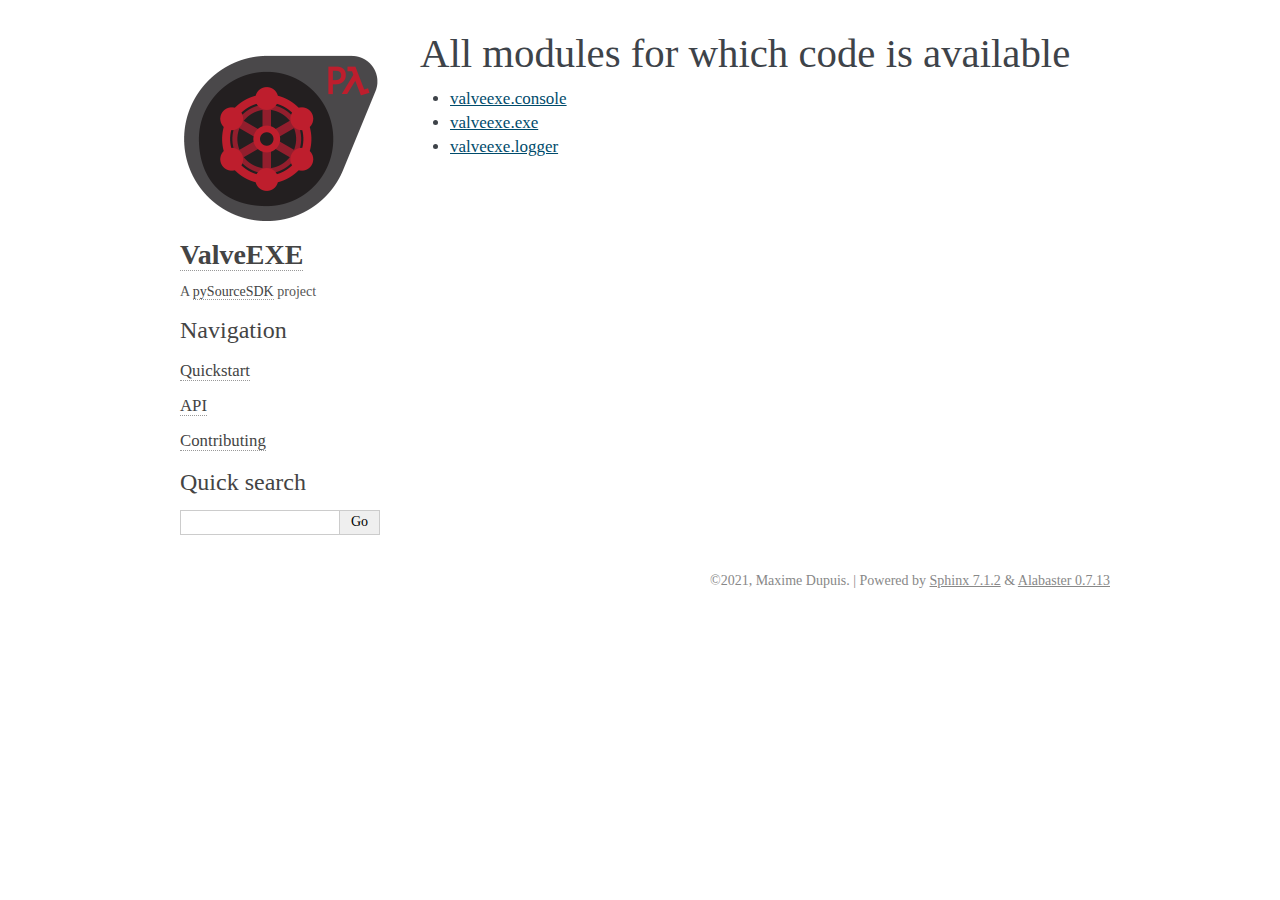
<file: _modules/index.html>
<!DOCTYPE html>

<html lang="en">
  <head>
    <meta charset="utf-8" />
    <meta name="viewport" content="width=device-width, initial-scale=1.0" />
    <title>Overview: module code &#8212; ValveEXE 1.1.0 documentation</title>
    <link rel="stylesheet" type="text/css" href="../_static/pygments.css?v=b3523f8e" />
    <link rel="stylesheet" type="text/css" href="../_static/alabaster.css?v=039e1c02" />
    <link rel="stylesheet" type="text/css" href="../_static/style.css?v=a0f8683c" />
    <script data-url_root="../" id="documentation_options" src="../_static/documentation_options.js?v=def9ab29"></script>
    <script src="../_static/doctools.js?v=888ff710"></script>
    <script src="../_static/sphinx_highlight.js?v=4825356b"></script>
    <link rel="icon" href="../_static/favicon.ico"/>
    <link rel="index" title="Index" href="../genindex.html" />
    <link rel="search" title="Search" href="../search.html" />
   
  <link rel="stylesheet" href="../_static/custom.css" type="text/css" />
  
  
  <meta name="viewport" content="width=device-width, initial-scale=0.9, maximum-scale=0.9" />

  </head><body>
  

    <div class="document">
      <div class="documentwrapper">
        <div class="bodywrapper">
          

          <div class="body" role="main">
            
  <h1>All modules for which code is available</h1>
<ul><li><a href="valveexe/console.html">valveexe.console</a></li>
<li><a href="valveexe/exe.html">valveexe.exe</a></li>
<li><a href="valveexe/logger.html">valveexe.logger</a></li>
</ul>

          </div>
          
        </div>
      </div>
      <div class="sphinxsidebar" role="navigation" aria-label="main navigation">
        <div class="sphinxsidebarwrapper">
            <p class="logo"><a href="../index.html">
              <img class="logo" src="../_static/pysourcesdk_exe.png" alt="Logo"/>
            </a></p>
<h1 class="logo"><a href="../index.html">ValveEXE</a></h1>



<p class="blurb">A <a href="https://pysourcesdk.github.io/hub/">pySourceSDK</a> project</p>






<h3>Navigation</h3>
<ul>
<li class="toctree-l1"><a class="reference internal" href="../quickstart.html">Quickstart</a></li>
</ul>
<ul>
<li class="toctree-l1"><a class="reference internal" href="../api_ref.html">API</a></li>
</ul>
<ul>
<li class="toctree-l1"><a class="reference internal" href="../contributing.html">Contributing</a></li>
</ul>

<div class="relations">
<h3>Related Topics</h3>
<ul>
  <li><a href="../index.html">Documentation overview</a><ul>
  </ul></li>
</ul>
</div>
<div id="searchbox" style="display: none" role="search">
  <h3 id="searchlabel">Quick search</h3>
    <div class="searchformwrapper">
    <form class="search" action="../search.html" method="get">
      <input type="text" name="q" aria-labelledby="searchlabel" autocomplete="off" autocorrect="off" autocapitalize="off" spellcheck="false"/>
      <input type="submit" value="Go" />
    </form>
    </div>
</div>
<script>document.getElementById('searchbox').style.display = "block"</script>








        </div>
      </div>
      <div class="clearer"></div>
    </div>
    <div class="footer">
      &copy;2021, Maxime Dupuis.
      
      |
      Powered by <a href="http://sphinx-doc.org/">Sphinx 7.1.2</a>
      &amp; <a href="https://github.com/bitprophet/alabaster">Alabaster 0.7.13</a>
      
    </div>

    

    
  </body>
</html>
</file>
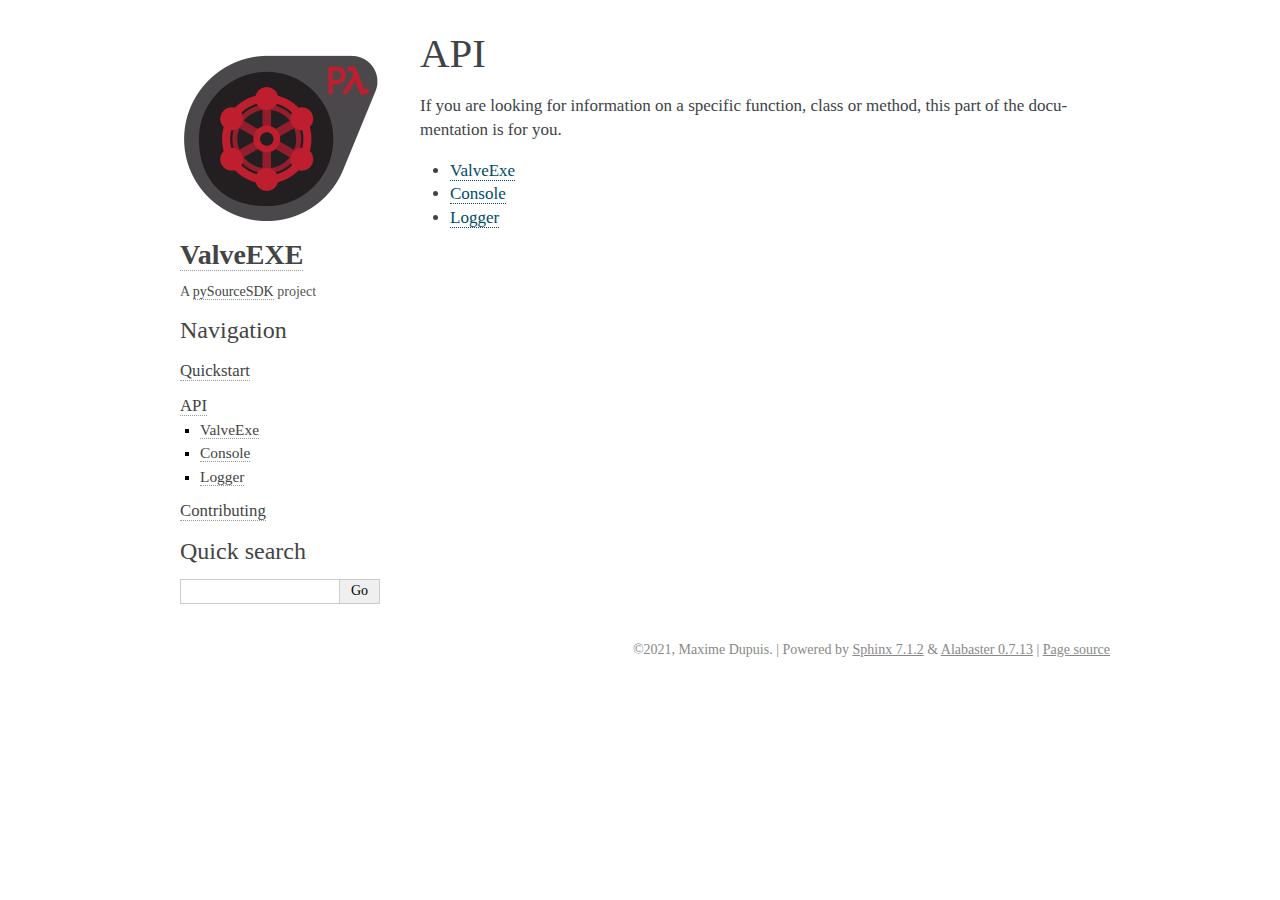
<file: api_ref.html>
<!DOCTYPE html>

<html lang="en">
  <head>
    <meta charset="utf-8" />
    <meta name="viewport" content="width=device-width, initial-scale=1.0" /><meta name="viewport" content="width=device-width, initial-scale=1" />

    <title>API &#8212; ValveEXE 1.1.0 documentation</title>
    <link rel="stylesheet" type="text/css" href="_static/pygments.css?v=b3523f8e" />
    <link rel="stylesheet" type="text/css" href="_static/alabaster.css?v=039e1c02" />
    <link rel="stylesheet" type="text/css" href="_static/style.css?v=a0f8683c" />
    <script data-url_root="./" id="documentation_options" src="_static/documentation_options.js?v=def9ab29"></script>
    <script src="_static/doctools.js?v=888ff710"></script>
    <script src="_static/sphinx_highlight.js?v=4825356b"></script>
    <link rel="icon" href="_static/favicon.ico"/>
    <link rel="index" title="Index" href="genindex.html" />
    <link rel="search" title="Search" href="search.html" />
    <link rel="next" title="ValveExe" href="api/valveexe.html" />
    <link rel="prev" title="Quickstart" href="quickstart.html" />
   
  <link rel="stylesheet" href="_static/custom.css" type="text/css" />
  
  
  <meta name="viewport" content="width=device-width, initial-scale=0.9, maximum-scale=0.9" />

  </head><body>
  

    <div class="document">
      <div class="documentwrapper">
        <div class="bodywrapper">
          

          <div class="body" role="main">
            
  <section id="api">
<h1>API<a class="headerlink" href="#api" title="Permalink to this heading">¶</a></h1>
<p>If you are looking for information on a specific function, class or method, this part of the documentation is for you.</p>
<div class="toctree-wrapper compound">
<ul>
<li class="toctree-l1"><a class="reference internal" href="api/valveexe.html">ValveExe</a></li>
<li class="toctree-l1"><a class="reference internal" href="api/console.html">Console</a></li>
<li class="toctree-l1"><a class="reference internal" href="api/logger.html">Logger</a></li>
</ul>
</div>
</section>


          </div>
          
        </div>
      </div>
      <div class="sphinxsidebar" role="navigation" aria-label="main navigation">
        <div class="sphinxsidebarwrapper">
            <p class="logo"><a href="index.html">
              <img class="logo" src="_static/pysourcesdk_exe.png" alt="Logo"/>
            </a></p>
<h1 class="logo"><a href="index.html">ValveEXE</a></h1>



<p class="blurb">A <a href="https://pysourcesdk.github.io/hub/">pySourceSDK</a> project</p>






<h3>Navigation</h3>
<ul>
<li class="toctree-l1"><a class="reference internal" href="quickstart.html">Quickstart</a></li>
</ul>
<ul class="current">
<li class="toctree-l1 current"><a class="current reference internal" href="#">API</a><ul>
<li class="toctree-l2"><a class="reference internal" href="api/valveexe.html">ValveExe</a></li>
<li class="toctree-l2"><a class="reference internal" href="api/console.html">Console</a></li>
<li class="toctree-l2"><a class="reference internal" href="api/logger.html">Logger</a></li>
</ul>
</li>
</ul>
<ul>
<li class="toctree-l1"><a class="reference internal" href="contributing.html">Contributing</a></li>
</ul>

<div class="relations">
<h3>Related Topics</h3>
<ul>
  <li><a href="index.html">Documentation overview</a><ul>
      <li>Previous: <a href="quickstart.html" title="previous chapter">Quickstart</a></li>
      <li>Next: <a href="api/valveexe.html" title="next chapter">ValveExe</a></li>
  </ul></li>
</ul>
</div>
<div id="searchbox" style="display: none" role="search">
  <h3 id="searchlabel">Quick search</h3>
    <div class="searchformwrapper">
    <form class="search" action="search.html" method="get">
      <input type="text" name="q" aria-labelledby="searchlabel" autocomplete="off" autocorrect="off" autocapitalize="off" spellcheck="false"/>
      <input type="submit" value="Go" />
    </form>
    </div>
</div>
<script>document.getElementById('searchbox').style.display = "block"</script>








        </div>
      </div>
      <div class="clearer"></div>
    </div>
    <div class="footer">
      &copy;2021, Maxime Dupuis.
      
      |
      Powered by <a href="http://sphinx-doc.org/">Sphinx 7.1.2</a>
      &amp; <a href="https://github.com/bitprophet/alabaster">Alabaster 0.7.13</a>
      
      |
      <a href="_sources/api_ref.rst.txt"
          rel="nofollow">Page source</a>
    </div>

    

    
  </body>
</html>
</file>
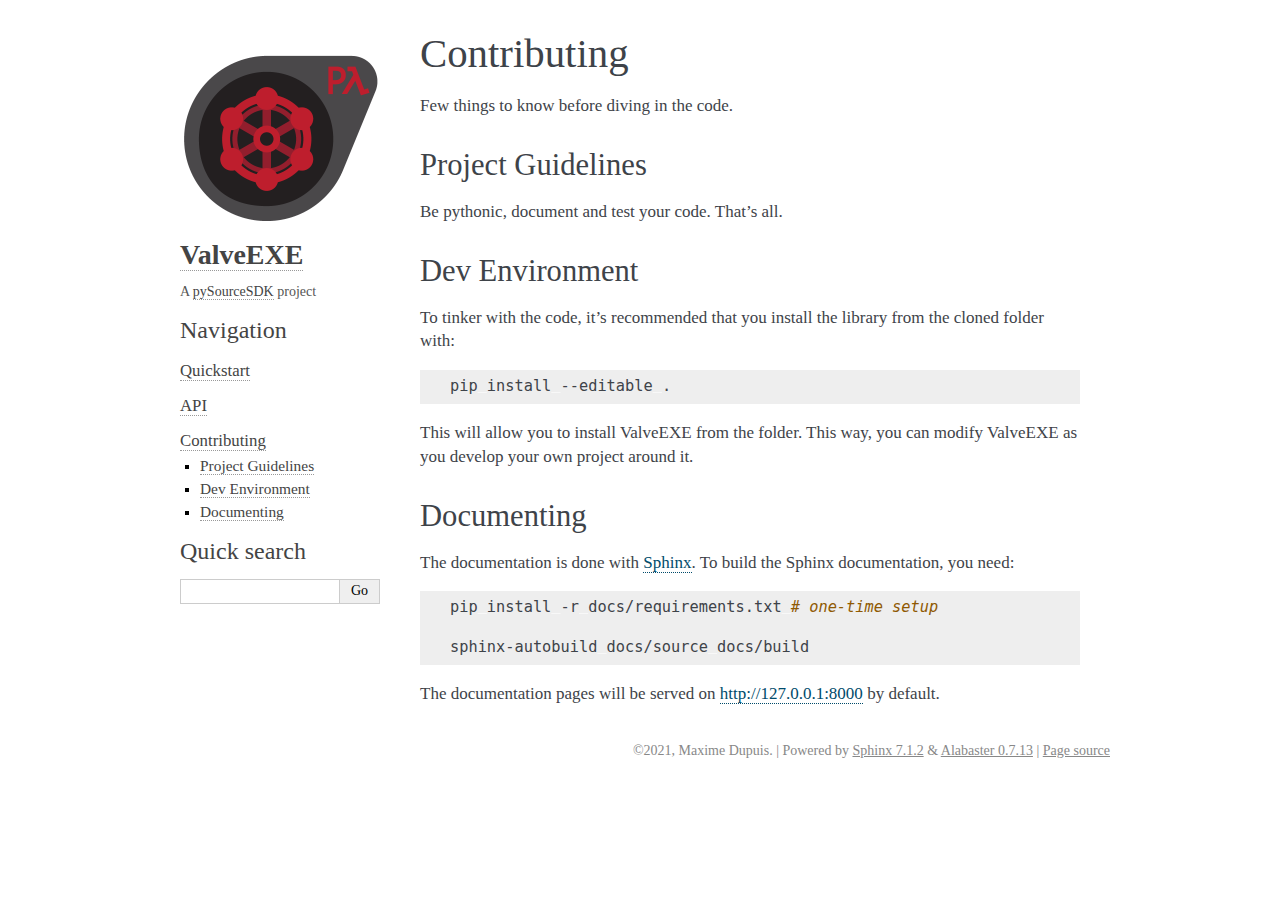
<file: contributing.html>
<!DOCTYPE html>

<html lang="en">
  <head>
    <meta charset="utf-8" />
    <meta name="viewport" content="width=device-width, initial-scale=1.0" /><meta name="viewport" content="width=device-width, initial-scale=1" />

    <title>Contributing &#8212; ValveEXE 1.1.0 documentation</title>
    <link rel="stylesheet" type="text/css" href="_static/pygments.css?v=b3523f8e" />
    <link rel="stylesheet" type="text/css" href="_static/alabaster.css?v=039e1c02" />
    <link rel="stylesheet" type="text/css" href="_static/style.css?v=a0f8683c" />
    <script data-url_root="./" id="documentation_options" src="_static/documentation_options.js?v=def9ab29"></script>
    <script src="_static/doctools.js?v=888ff710"></script>
    <script src="_static/sphinx_highlight.js?v=4825356b"></script>
    <link rel="icon" href="_static/favicon.ico"/>
    <link rel="index" title="Index" href="genindex.html" />
    <link rel="search" title="Search" href="search.html" />
    <link rel="prev" title="Logger" href="api/logger.html" />
   
  <link rel="stylesheet" href="_static/custom.css" type="text/css" />
  
  
  <meta name="viewport" content="width=device-width, initial-scale=0.9, maximum-scale=0.9" />

  </head><body>
  

    <div class="document">
      <div class="documentwrapper">
        <div class="bodywrapper">
          

          <div class="body" role="main">
            
  <section id="contributing">
<h1>Contributing<a class="headerlink" href="#contributing" title="Permalink to this heading">¶</a></h1>
<p>Few things to know before diving in the code.</p>
<section id="project-guidelines">
<h2>Project Guidelines<a class="headerlink" href="#project-guidelines" title="Permalink to this heading">¶</a></h2>
<p>Be pythonic, document and test your code. That’s all.</p>
</section>
<section id="dev-environment">
<h2>Dev Environment<a class="headerlink" href="#dev-environment" title="Permalink to this heading">¶</a></h2>
<p>To tinker with the code, it’s recommended that you install the library from the cloned folder with:</p>
<div class="highlight-bash notranslate"><div class="highlight"><pre><span></span>pip<span class="w"> </span>install<span class="w"> </span>--editable<span class="w"> </span>.
</pre></div>
</div>
<p>This will allow you to install ValveEXE from the folder. This way, you can modify ValveEXE as you develop your own project around it.</p>
</section>
<section id="documenting">
<h2>Documenting<a class="headerlink" href="#documenting" title="Permalink to this heading">¶</a></h2>
<p>The documentation is done with <a class="reference external" href="http://www.sphinx-doc.org/en/master/">Sphinx</a>.
To build the Sphinx documentation, you need:</p>
<div class="highlight-bash notranslate"><div class="highlight"><pre><span></span>pip<span class="w"> </span>install<span class="w"> </span>-r<span class="w"> </span>docs/requirements.txt<span class="w"> </span><span class="c1"># one-time setup</span>

sphinx-autobuild<span class="w"> </span>docs/source<span class="w"> </span>docs/build
</pre></div>
</div>
<p>The documentation pages will be served on <a class="reference external" href="http://127.0.0.1:8000">http://127.0.0.1:8000</a> by default.</p>
</section>
</section>


          </div>
          
        </div>
      </div>
      <div class="sphinxsidebar" role="navigation" aria-label="main navigation">
        <div class="sphinxsidebarwrapper">
            <p class="logo"><a href="index.html">
              <img class="logo" src="_static/pysourcesdk_exe.png" alt="Logo"/>
            </a></p>
<h1 class="logo"><a href="index.html">ValveEXE</a></h1>



<p class="blurb">A <a href="https://pysourcesdk.github.io/hub/">pySourceSDK</a> project</p>






<h3>Navigation</h3>
<ul>
<li class="toctree-l1"><a class="reference internal" href="quickstart.html">Quickstart</a></li>
</ul>
<ul>
<li class="toctree-l1"><a class="reference internal" href="api_ref.html">API</a></li>
</ul>
<ul class="current">
<li class="toctree-l1 current"><a class="current reference internal" href="#">Contributing</a><ul>
<li class="toctree-l2"><a class="reference internal" href="#project-guidelines">Project Guidelines</a></li>
<li class="toctree-l2"><a class="reference internal" href="#dev-environment">Dev Environment</a></li>
<li class="toctree-l2"><a class="reference internal" href="#documenting">Documenting</a></li>
</ul>
</li>
</ul>

<div class="relations">
<h3>Related Topics</h3>
<ul>
  <li><a href="index.html">Documentation overview</a><ul>
      <li>Previous: <a href="api/logger.html" title="previous chapter">Logger</a></li>
  </ul></li>
</ul>
</div>
<div id="searchbox" style="display: none" role="search">
  <h3 id="searchlabel">Quick search</h3>
    <div class="searchformwrapper">
    <form class="search" action="search.html" method="get">
      <input type="text" name="q" aria-labelledby="searchlabel" autocomplete="off" autocorrect="off" autocapitalize="off" spellcheck="false"/>
      <input type="submit" value="Go" />
    </form>
    </div>
</div>
<script>document.getElementById('searchbox').style.display = "block"</script>








        </div>
      </div>
      <div class="clearer"></div>
    </div>
    <div class="footer">
      &copy;2021, Maxime Dupuis.
      
      |
      Powered by <a href="http://sphinx-doc.org/">Sphinx 7.1.2</a>
      &amp; <a href="https://github.com/bitprophet/alabaster">Alabaster 0.7.13</a>
      
      |
      <a href="_sources/contributing.rst.txt"
          rel="nofollow">Page source</a>
    </div>

    

    
  </body>
</html>
</file>
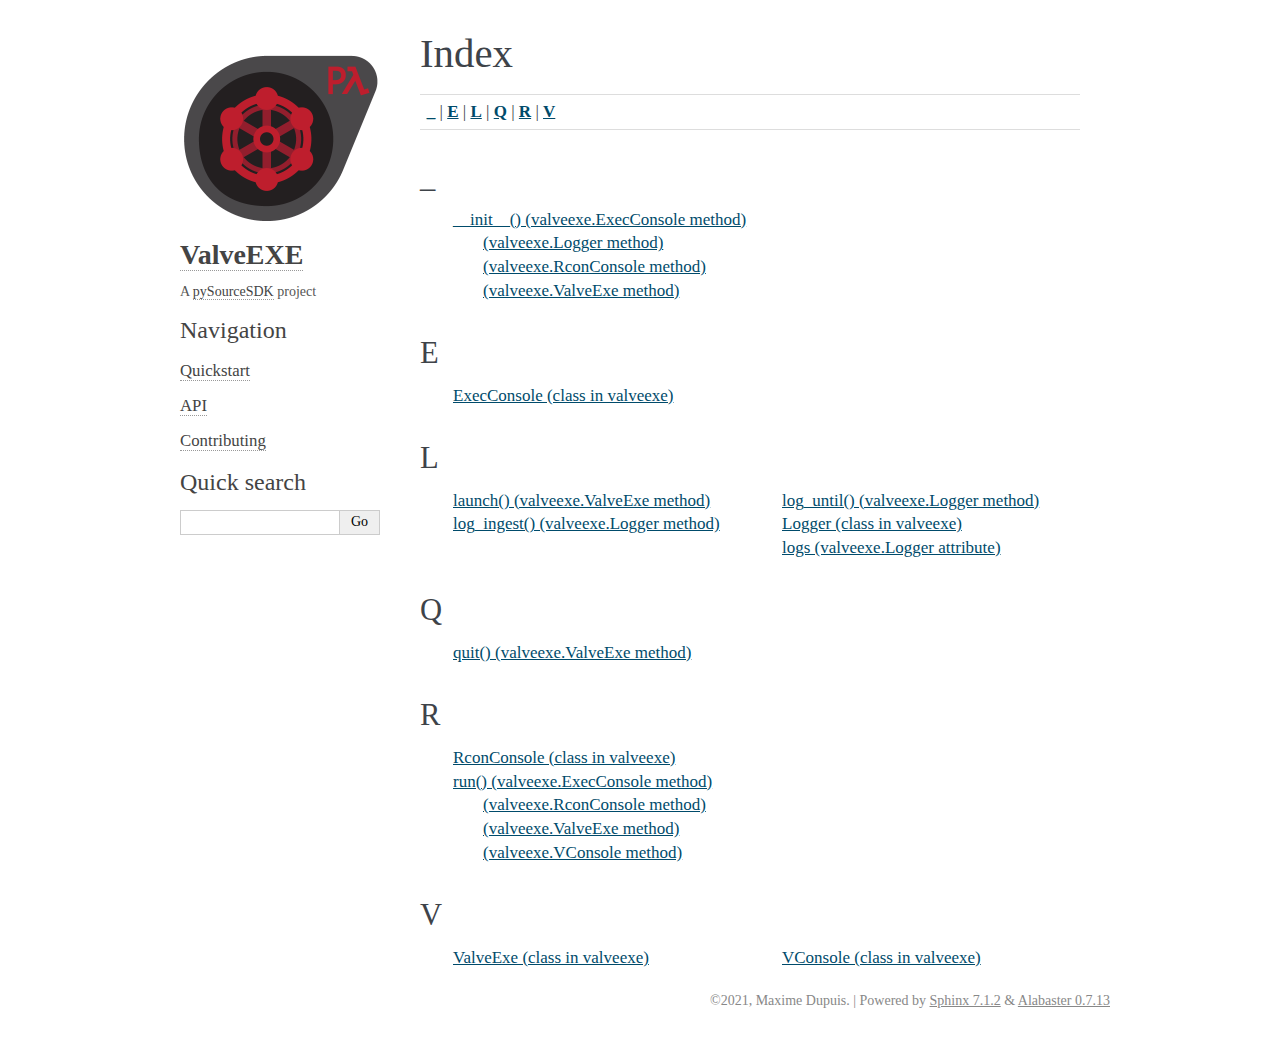
<file: genindex.html>
<!DOCTYPE html>

<html lang="en">
  <head>
    <meta charset="utf-8" />
    <meta name="viewport" content="width=device-width, initial-scale=1.0" />
    <title>Index &#8212; ValveEXE 1.1.0 documentation</title>
    <link rel="stylesheet" type="text/css" href="_static/pygments.css?v=b3523f8e" />
    <link rel="stylesheet" type="text/css" href="_static/alabaster.css?v=039e1c02" />
    <link rel="stylesheet" type="text/css" href="_static/style.css?v=a0f8683c" />
    <script data-url_root="./" id="documentation_options" src="_static/documentation_options.js?v=def9ab29"></script>
    <script src="_static/doctools.js?v=888ff710"></script>
    <script src="_static/sphinx_highlight.js?v=4825356b"></script>
    <link rel="icon" href="_static/favicon.ico"/>
    <link rel="index" title="Index" href="#" />
    <link rel="search" title="Search" href="search.html" />
   
  <link rel="stylesheet" href="_static/custom.css" type="text/css" />
  
  
  <meta name="viewport" content="width=device-width, initial-scale=0.9, maximum-scale=0.9" />

  </head><body>
  

    <div class="document">
      <div class="documentwrapper">
        <div class="bodywrapper">
          

          <div class="body" role="main">
            

<h1 id="index">Index</h1>

<div class="genindex-jumpbox">
 <a href="#_"><strong>_</strong></a>
 | <a href="#E"><strong>E</strong></a>
 | <a href="#L"><strong>L</strong></a>
 | <a href="#Q"><strong>Q</strong></a>
 | <a href="#R"><strong>R</strong></a>
 | <a href="#V"><strong>V</strong></a>
 
</div>
<h2 id="_">_</h2>
<table style="width: 100%" class="indextable genindextable"><tr>
  <td style="width: 33%; vertical-align: top;"><ul>
      <li><a href="api/console.html#valveexe.ExecConsole.__init__">__init__() (valveexe.ExecConsole method)</a>

      <ul>
        <li><a href="api/logger.html#valveexe.Logger.__init__">(valveexe.Logger method)</a>
</li>
        <li><a href="api/console.html#valveexe.RconConsole.__init__">(valveexe.RconConsole method)</a>
</li>
        <li><a href="api/valveexe.html#valveexe.ValveExe.__init__">(valveexe.ValveExe method)</a>
</li>
      </ul></li>
  </ul></td>
</tr></table>

<h2 id="E">E</h2>
<table style="width: 100%" class="indextable genindextable"><tr>
  <td style="width: 33%; vertical-align: top;"><ul>
      <li><a href="api/console.html#valveexe.ExecConsole">ExecConsole (class in valveexe)</a>
</li>
  </ul></td>
</tr></table>

<h2 id="L">L</h2>
<table style="width: 100%" class="indextable genindextable"><tr>
  <td style="width: 33%; vertical-align: top;"><ul>
      <li><a href="api/valveexe.html#valveexe.ValveExe.launch">launch() (valveexe.ValveExe method)</a>
</li>
      <li><a href="api/logger.html#valveexe.Logger.log_ingest">log_ingest() (valveexe.Logger method)</a>
</li>
  </ul></td>
  <td style="width: 33%; vertical-align: top;"><ul>
      <li><a href="api/logger.html#valveexe.Logger.log_until">log_until() (valveexe.Logger method)</a>
</li>
      <li><a href="api/logger.html#valveexe.Logger">Logger (class in valveexe)</a>
</li>
      <li><a href="api/logger.html#valveexe.Logger.logs">logs (valveexe.Logger attribute)</a>
</li>
  </ul></td>
</tr></table>

<h2 id="Q">Q</h2>
<table style="width: 100%" class="indextable genindextable"><tr>
  <td style="width: 33%; vertical-align: top;"><ul>
      <li><a href="api/valveexe.html#valveexe.ValveExe.quit">quit() (valveexe.ValveExe method)</a>
</li>
  </ul></td>
</tr></table>

<h2 id="R">R</h2>
<table style="width: 100%" class="indextable genindextable"><tr>
  <td style="width: 33%; vertical-align: top;"><ul>
      <li><a href="api/console.html#valveexe.RconConsole">RconConsole (class in valveexe)</a>
</li>
      <li><a href="api/console.html#valveexe.ExecConsole.run">run() (valveexe.ExecConsole method)</a>

      <ul>
        <li><a href="api/console.html#valveexe.RconConsole.run">(valveexe.RconConsole method)</a>
</li>
        <li><a href="api/valveexe.html#valveexe.ValveExe.run">(valveexe.ValveExe method)</a>
</li>
        <li><a href="api/console.html#valveexe.VConsole.run">(valveexe.VConsole method)</a>
</li>
      </ul></li>
  </ul></td>
</tr></table>

<h2 id="V">V</h2>
<table style="width: 100%" class="indextable genindextable"><tr>
  <td style="width: 33%; vertical-align: top;"><ul>
      <li><a href="api/valveexe.html#valveexe.ValveExe">ValveExe (class in valveexe)</a>
</li>
  </ul></td>
  <td style="width: 33%; vertical-align: top;"><ul>
      <li><a href="api/console.html#valveexe.VConsole">VConsole (class in valveexe)</a>
</li>
  </ul></td>
</tr></table>



          </div>
          
        </div>
      </div>
      <div class="sphinxsidebar" role="navigation" aria-label="main navigation">
        <div class="sphinxsidebarwrapper">
            <p class="logo"><a href="index.html">
              <img class="logo" src="_static/pysourcesdk_exe.png" alt="Logo"/>
            </a></p>
<h1 class="logo"><a href="index.html">ValveEXE</a></h1>



<p class="blurb">A <a href="https://pysourcesdk.github.io/hub/">pySourceSDK</a> project</p>






<h3>Navigation</h3>
<ul>
<li class="toctree-l1"><a class="reference internal" href="quickstart.html">Quickstart</a></li>
</ul>
<ul>
<li class="toctree-l1"><a class="reference internal" href="api_ref.html">API</a></li>
</ul>
<ul>
<li class="toctree-l1"><a class="reference internal" href="contributing.html">Contributing</a></li>
</ul>

<div class="relations">
<h3>Related Topics</h3>
<ul>
  <li><a href="index.html">Documentation overview</a><ul>
  </ul></li>
</ul>
</div>
<div id="searchbox" style="display: none" role="search">
  <h3 id="searchlabel">Quick search</h3>
    <div class="searchformwrapper">
    <form class="search" action="search.html" method="get">
      <input type="text" name="q" aria-labelledby="searchlabel" autocomplete="off" autocorrect="off" autocapitalize="off" spellcheck="false"/>
      <input type="submit" value="Go" />
    </form>
    </div>
</div>
<script>document.getElementById('searchbox').style.display = "block"</script>








        </div>
      </div>
      <div class="clearer"></div>
    </div>
    <div class="footer">
      &copy;2021, Maxime Dupuis.
      
      |
      Powered by <a href="http://sphinx-doc.org/">Sphinx 7.1.2</a>
      &amp; <a href="https://github.com/bitprophet/alabaster">Alabaster 0.7.13</a>
      
    </div>

    

    
  </body>
</html>
</file>
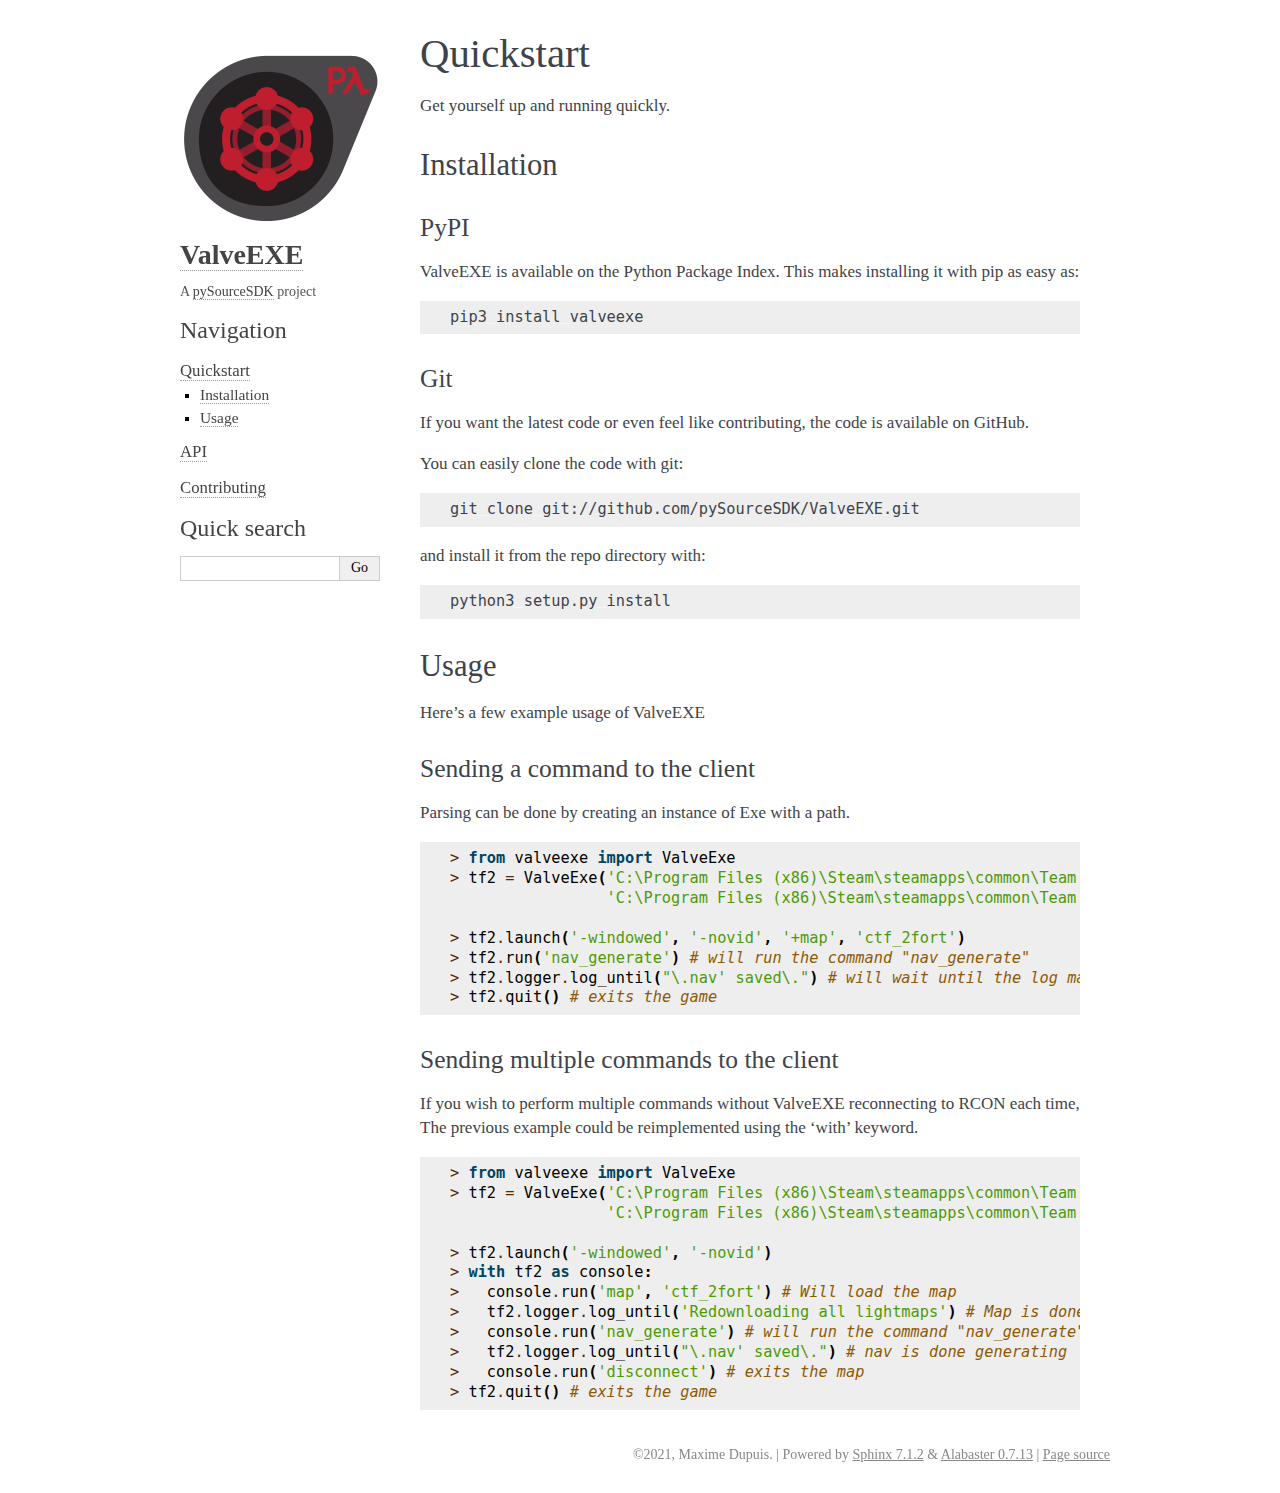
<file: quickstart.html>
<!DOCTYPE html>

<html lang="en">
  <head>
    <meta charset="utf-8" />
    <meta name="viewport" content="width=device-width, initial-scale=1.0" /><meta name="viewport" content="width=device-width, initial-scale=1" />

    <title>Quickstart &#8212; ValveEXE 1.1.0 documentation</title>
    <link rel="stylesheet" type="text/css" href="_static/pygments.css?v=b3523f8e" />
    <link rel="stylesheet" type="text/css" href="_static/alabaster.css?v=039e1c02" />
    <link rel="stylesheet" type="text/css" href="_static/style.css?v=a0f8683c" />
    <script data-url_root="./" id="documentation_options" src="_static/documentation_options.js?v=def9ab29"></script>
    <script src="_static/doctools.js?v=888ff710"></script>
    <script src="_static/sphinx_highlight.js?v=4825356b"></script>
    <link rel="icon" href="_static/favicon.ico"/>
    <link rel="index" title="Index" href="genindex.html" />
    <link rel="search" title="Search" href="search.html" />
    <link rel="next" title="API" href="api_ref.html" />
    <link rel="prev" title="Welcome to ValveEXE’s documentation!" href="index.html" />
   
  <link rel="stylesheet" href="_static/custom.css" type="text/css" />
  
  
  <meta name="viewport" content="width=device-width, initial-scale=0.9, maximum-scale=0.9" />

  </head><body>
  

    <div class="document">
      <div class="documentwrapper">
        <div class="bodywrapper">
          

          <div class="body" role="main">
            
  <section id="quickstart">
<h1>Quickstart<a class="headerlink" href="#quickstart" title="Permalink to this heading">¶</a></h1>
<p>Get yourself up and running quickly.</p>
<section id="installation">
<h2>Installation<a class="headerlink" href="#installation" title="Permalink to this heading">¶</a></h2>
<section id="pypi">
<h3>PyPI<a class="headerlink" href="#pypi" title="Permalink to this heading">¶</a></h3>
<p>ValveEXE is available on the Python Package Index. This makes installing it with pip as easy as:</p>
<div class="highlight-bash notranslate"><div class="highlight"><pre><span></span>pip3<span class="w"> </span>install<span class="w"> </span>valveexe
</pre></div>
</div>
</section>
<section id="git">
<h3>Git<a class="headerlink" href="#git" title="Permalink to this heading">¶</a></h3>
<p>If you want the latest code or even feel like contributing, the code is available on GitHub.</p>
<p>You can easily clone the code with git:</p>
<div class="highlight-bash notranslate"><div class="highlight"><pre><span></span>git<span class="w"> </span>clone<span class="w"> </span>git://github.com/pySourceSDK/ValveEXE.git
</pre></div>
</div>
<p>and install it from the repo directory with:</p>
<div class="highlight-bash notranslate"><div class="highlight"><pre><span></span>python3<span class="w"> </span>setup.py<span class="w"> </span>install
</pre></div>
</div>
</section>
</section>
<section id="usage">
<h2>Usage<a class="headerlink" href="#usage" title="Permalink to this heading">¶</a></h2>
<p>Here’s a few example usage of ValveEXE</p>
<section id="sending-a-command-to-the-client">
<h3>Sending a command to the client<a class="headerlink" href="#sending-a-command-to-the-client" title="Permalink to this heading">¶</a></h3>
<p>Parsing can be done by creating an instance of Exe with a path.</p>
<div class="highlight-python notranslate"><div class="highlight"><pre><span></span><span class="o">&gt;</span> <span class="kn">from</span> <span class="nn">valveexe</span> <span class="kn">import</span> <span class="n">ValveExe</span>
<span class="o">&gt;</span> <span class="n">tf2</span> <span class="o">=</span> <span class="n">ValveExe</span><span class="p">(</span><span class="s1">&#39;C:\Program Files (x86)\Steam\steamapps\common\Team Fortress 2\hl2.exe&#39;</span><span class="p">,</span> <span class="c1"># exe path</span>
                 <span class="s1">&#39;C:\Program Files (x86)\Steam\steamapps\common\Team Fortress 2</span><span class="se">\t</span><span class="s1">f&#39;</span><span class="p">)</span> <span class="c1"># mod dir</span>

<span class="o">&gt;</span> <span class="n">tf2</span><span class="o">.</span><span class="n">launch</span><span class="p">(</span><span class="s1">&#39;-windowed&#39;</span><span class="p">,</span> <span class="s1">&#39;-novid&#39;</span><span class="p">,</span> <span class="s1">&#39;+map&#39;</span><span class="p">,</span> <span class="s1">&#39;ctf_2fort&#39;</span><span class="p">)</span>
<span class="o">&gt;</span> <span class="n">tf2</span><span class="o">.</span><span class="n">run</span><span class="p">(</span><span class="s1">&#39;nav_generate&#39;</span><span class="p">)</span> <span class="c1"># will run the command &quot;nav_generate&quot;</span>
<span class="o">&gt;</span> <span class="n">tf2</span><span class="o">.</span><span class="n">logger</span><span class="o">.</span><span class="n">log_until</span><span class="p">(</span><span class="s2">&quot;\.nav&#39; saved\.&quot;</span><span class="p">)</span> <span class="c1"># will wait until the log matches the provided regex string</span>
<span class="o">&gt;</span> <span class="n">tf2</span><span class="o">.</span><span class="n">quit</span><span class="p">()</span> <span class="c1"># exits the game</span>
</pre></div>
</div>
</section>
<section id="sending-multiple-commands-to-the-client">
<h3>Sending multiple commands to the client<a class="headerlink" href="#sending-multiple-commands-to-the-client" title="Permalink to this heading">¶</a></h3>
<p>If you wish to perform multiple commands without ValveEXE reconnecting to RCON each time, The previous example could be reimplemented using the ‘with’ keyword.</p>
<div class="highlight-python notranslate"><div class="highlight"><pre><span></span><span class="o">&gt;</span> <span class="kn">from</span> <span class="nn">valveexe</span> <span class="kn">import</span> <span class="n">ValveExe</span>
<span class="o">&gt;</span> <span class="n">tf2</span> <span class="o">=</span> <span class="n">ValveExe</span><span class="p">(</span><span class="s1">&#39;C:\Program Files (x86)\Steam\steamapps\common\Team Fortress 2\hl2.exe&#39;</span><span class="p">,</span> <span class="c1"># exe path</span>
                 <span class="s1">&#39;C:\Program Files (x86)\Steam\steamapps\common\Team Fortress 2</span><span class="se">\t</span><span class="s1">f&#39;</span><span class="p">)</span> <span class="c1"># mod dir</span>

<span class="o">&gt;</span> <span class="n">tf2</span><span class="o">.</span><span class="n">launch</span><span class="p">(</span><span class="s1">&#39;-windowed&#39;</span><span class="p">,</span> <span class="s1">&#39;-novid&#39;</span><span class="p">)</span>
<span class="o">&gt;</span> <span class="k">with</span> <span class="n">tf2</span> <span class="k">as</span> <span class="n">console</span><span class="p">:</span>
<span class="o">&gt;</span>   <span class="n">console</span><span class="o">.</span><span class="n">run</span><span class="p">(</span><span class="s1">&#39;map&#39;</span><span class="p">,</span> <span class="s1">&#39;ctf_2fort&#39;</span><span class="p">)</span> <span class="c1"># Will load the map</span>
<span class="o">&gt;</span>   <span class="n">tf2</span><span class="o">.</span><span class="n">logger</span><span class="o">.</span><span class="n">log_until</span><span class="p">(</span><span class="s1">&#39;Redownloading all lightmaps&#39;</span><span class="p">)</span> <span class="c1"># Map is done loading</span>
<span class="o">&gt;</span>   <span class="n">console</span><span class="o">.</span><span class="n">run</span><span class="p">(</span><span class="s1">&#39;nav_generate&#39;</span><span class="p">)</span> <span class="c1"># will run the command &quot;nav_generate&quot;</span>
<span class="o">&gt;</span>   <span class="n">tf2</span><span class="o">.</span><span class="n">logger</span><span class="o">.</span><span class="n">log_until</span><span class="p">(</span><span class="s2">&quot;\.nav&#39; saved\.&quot;</span><span class="p">)</span> <span class="c1"># nav is done generating</span>
<span class="o">&gt;</span>   <span class="n">console</span><span class="o">.</span><span class="n">run</span><span class="p">(</span><span class="s1">&#39;disconnect&#39;</span><span class="p">)</span> <span class="c1"># exits the map</span>
<span class="o">&gt;</span> <span class="n">tf2</span><span class="o">.</span><span class="n">quit</span><span class="p">()</span> <span class="c1"># exits the game</span>
</pre></div>
</div>
</section>
</section>
</section>


          </div>
          
        </div>
      </div>
      <div class="sphinxsidebar" role="navigation" aria-label="main navigation">
        <div class="sphinxsidebarwrapper">
            <p class="logo"><a href="index.html">
              <img class="logo" src="_static/pysourcesdk_exe.png" alt="Logo"/>
            </a></p>
<h1 class="logo"><a href="index.html">ValveEXE</a></h1>



<p class="blurb">A <a href="https://pysourcesdk.github.io/hub/">pySourceSDK</a> project</p>






<h3>Navigation</h3>
<ul class="current">
<li class="toctree-l1 current"><a class="current reference internal" href="#">Quickstart</a><ul>
<li class="toctree-l2"><a class="reference internal" href="#installation">Installation</a></li>
<li class="toctree-l2"><a class="reference internal" href="#usage">Usage</a></li>
</ul>
</li>
</ul>
<ul>
<li class="toctree-l1"><a class="reference internal" href="api_ref.html">API</a></li>
</ul>
<ul>
<li class="toctree-l1"><a class="reference internal" href="contributing.html">Contributing</a></li>
</ul>

<div class="relations">
<h3>Related Topics</h3>
<ul>
  <li><a href="index.html">Documentation overview</a><ul>
      <li>Previous: <a href="index.html" title="previous chapter">Welcome to ValveEXE’s documentation!</a></li>
      <li>Next: <a href="api_ref.html" title="next chapter">API</a></li>
  </ul></li>
</ul>
</div>
<div id="searchbox" style="display: none" role="search">
  <h3 id="searchlabel">Quick search</h3>
    <div class="searchformwrapper">
    <form class="search" action="search.html" method="get">
      <input type="text" name="q" aria-labelledby="searchlabel" autocomplete="off" autocorrect="off" autocapitalize="off" spellcheck="false"/>
      <input type="submit" value="Go" />
    </form>
    </div>
</div>
<script>document.getElementById('searchbox').style.display = "block"</script>








        </div>
      </div>
      <div class="clearer"></div>
    </div>
    <div class="footer">
      &copy;2021, Maxime Dupuis.
      
      |
      Powered by <a href="http://sphinx-doc.org/">Sphinx 7.1.2</a>
      &amp; <a href="https://github.com/bitprophet/alabaster">Alabaster 0.7.13</a>
      
      |
      <a href="_sources/quickstart.rst.txt"
          rel="nofollow">Page source</a>
    </div>

    

    
  </body>
</html>
</file>
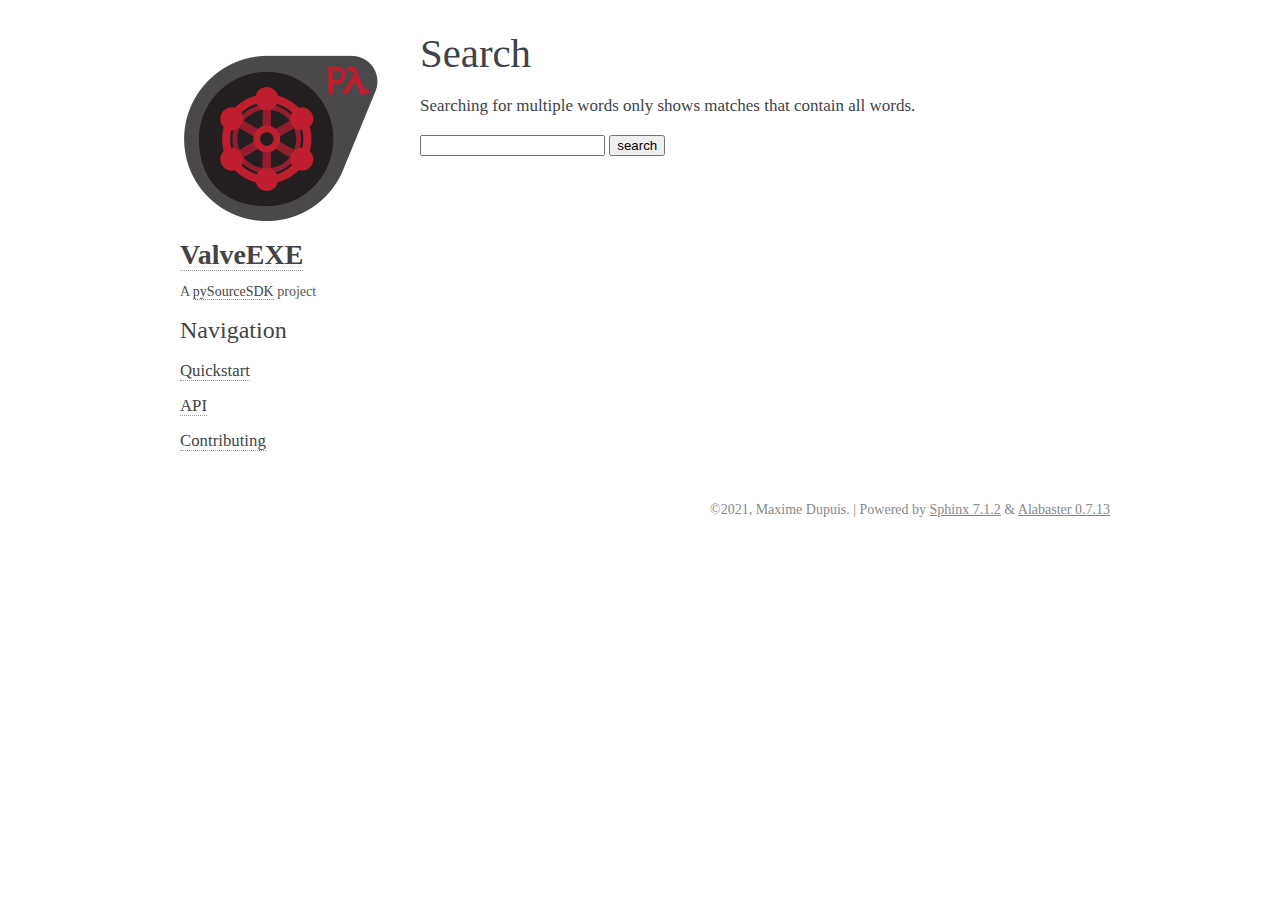
<file: search.html>
<!DOCTYPE html>

<html lang="en">
  <head>
    <meta charset="utf-8" />
    <meta name="viewport" content="width=device-width, initial-scale=1.0" />
    <title>Search &#8212; ValveEXE 1.1.0 documentation</title>
    <link rel="stylesheet" type="text/css" href="_static/pygments.css?v=b3523f8e" />
    <link rel="stylesheet" type="text/css" href="_static/alabaster.css?v=039e1c02" />
    <link rel="stylesheet" type="text/css" href="_static/style.css?v=a0f8683c" />
    
    <script data-url_root="./" id="documentation_options" src="_static/documentation_options.js?v=def9ab29"></script>
    <script src="_static/doctools.js?v=888ff710"></script>
    <script src="_static/sphinx_highlight.js?v=4825356b"></script>
    <script src="_static/searchtools.js"></script>
    <script src="_static/language_data.js"></script>
    <link rel="icon" href="_static/favicon.ico"/>
    <link rel="index" title="Index" href="genindex.html" />
    <link rel="search" title="Search" href="#" />
  <script src="searchindex.js" defer></script>
  
   
  <link rel="stylesheet" href="_static/custom.css" type="text/css" />
  
  
  <meta name="viewport" content="width=device-width, initial-scale=0.9, maximum-scale=0.9" />


  </head><body>
  

    <div class="document">
      <div class="documentwrapper">
        <div class="bodywrapper">
          

          <div class="body" role="main">
            
  <h1 id="search-documentation">Search</h1>
  
  <noscript>
  <div class="admonition warning">
  <p>
    Please activate JavaScript to enable the search
    functionality.
  </p>
  </div>
  </noscript>
  
  
  <p>
    Searching for multiple words only shows matches that contain
    all words.
  </p>
  
  
  <form action="" method="get">
    <input type="text" name="q" aria-labelledby="search-documentation" value="" autocomplete="off" autocorrect="off" autocapitalize="off" spellcheck="false"/>
    <input type="submit" value="search" />
    <span id="search-progress" style="padding-left: 10px"></span>
  </form>
  
  
  
  <div id="search-results">
  
  </div>
  

          </div>
          
        </div>
      </div>
      <div class="sphinxsidebar" role="navigation" aria-label="main navigation">
        <div class="sphinxsidebarwrapper">
            <p class="logo"><a href="index.html">
              <img class="logo" src="_static/pysourcesdk_exe.png" alt="Logo"/>
            </a></p>
<h1 class="logo"><a href="index.html">ValveEXE</a></h1>



<p class="blurb">A <a href="https://pysourcesdk.github.io/hub/">pySourceSDK</a> project</p>






<h3>Navigation</h3>
<ul>
<li class="toctree-l1"><a class="reference internal" href="quickstart.html">Quickstart</a></li>
</ul>
<ul>
<li class="toctree-l1"><a class="reference internal" href="api_ref.html">API</a></li>
</ul>
<ul>
<li class="toctree-l1"><a class="reference internal" href="contributing.html">Contributing</a></li>
</ul>

<div class="relations">
<h3>Related Topics</h3>
<ul>
  <li><a href="index.html">Documentation overview</a><ul>
  </ul></li>
</ul>
</div>








        </div>
      </div>
      <div class="clearer"></div>
    </div>
    <div class="footer">
      &copy;2021, Maxime Dupuis.
      
      |
      Powered by <a href="http://sphinx-doc.org/">Sphinx 7.1.2</a>
      &amp; <a href="https://github.com/bitprophet/alabaster">Alabaster 0.7.13</a>
      
    </div>

    

    
  </body>
</html>
</file>
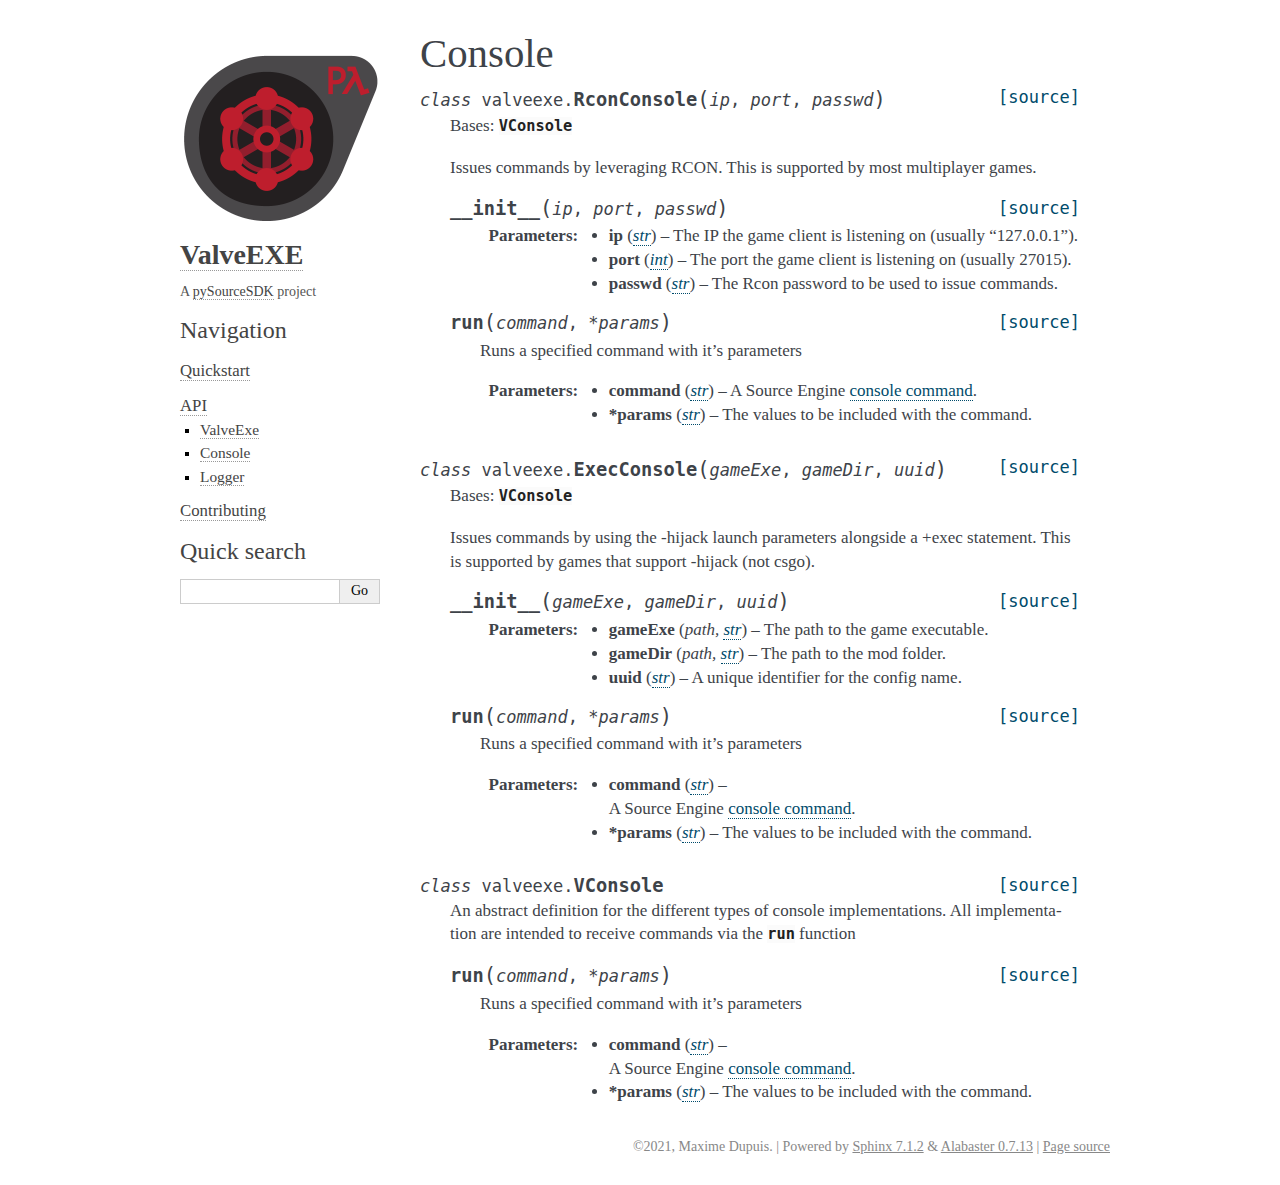
<file: api/console.html>
<!DOCTYPE html>

<html lang="en">
  <head>
    <meta charset="utf-8" />
    <meta name="viewport" content="width=device-width, initial-scale=1.0" /><meta name="viewport" content="width=device-width, initial-scale=1" />

    <title>Console &#8212; ValveEXE 1.1.0 documentation</title>
    <link rel="stylesheet" type="text/css" href="../_static/pygments.css?v=b3523f8e" />
    <link rel="stylesheet" type="text/css" href="../_static/alabaster.css?v=039e1c02" />
    <link rel="stylesheet" type="text/css" href="../_static/style.css?v=a0f8683c" />
    <script data-url_root="../" id="documentation_options" src="../_static/documentation_options.js?v=def9ab29"></script>
    <script src="../_static/doctools.js?v=888ff710"></script>
    <script src="../_static/sphinx_highlight.js?v=4825356b"></script>
    <link rel="icon" href="../_static/favicon.ico"/>
    <link rel="index" title="Index" href="../genindex.html" />
    <link rel="search" title="Search" href="../search.html" />
    <link rel="next" title="Logger" href="logger.html" />
    <link rel="prev" title="ValveExe" href="valveexe.html" />
   
  <link rel="stylesheet" href="../_static/custom.css" type="text/css" />
  
  
  <meta name="viewport" content="width=device-width, initial-scale=0.9, maximum-scale=0.9" />

  </head><body>
  

    <div class="document">
      <div class="documentwrapper">
        <div class="bodywrapper">
          

          <div class="body" role="main">
            
  <section id="console">
<h1>Console<a class="headerlink" href="#console" title="Permalink to this heading">¶</a></h1>
<dl class="py class">
<dt class="sig sig-object py" id="valveexe.RconConsole">
<em class="property"><span class="pre">class</span><span class="w"> </span></em><span class="sig-prename descclassname"><span class="pre">valveexe.</span></span><span class="sig-name descname"><span class="pre">RconConsole</span></span><span class="sig-paren">(</span><em class="sig-param"><span class="n"><span class="pre">ip</span></span></em>, <em class="sig-param"><span class="n"><span class="pre">port</span></span></em>, <em class="sig-param"><span class="n"><span class="pre">passwd</span></span></em><span class="sig-paren">)</span><a class="reference internal" href="../_modules/valveexe/console.html#RconConsole"><span class="viewcode-link"><span class="pre">[source]</span></span></a><a class="headerlink" href="#valveexe.RconConsole" title="Permalink to this definition">¶</a></dt>
<dd><p>Bases: <a class="reference internal" href="#valveexe.VConsole" title="valveexe.console.VConsole"><code class="xref py py-class docutils literal notranslate"><span class="pre">VConsole</span></code></a></p>
<p>Issues commands by leveraging RCON.
This is supported by most multiplayer games.</p>
<dl class="py method">
<dt class="sig sig-object py" id="valveexe.RconConsole.__init__">
<span class="sig-name descname"><span class="pre">__init__</span></span><span class="sig-paren">(</span><em class="sig-param"><span class="n"><span class="pre">ip</span></span></em>, <em class="sig-param"><span class="n"><span class="pre">port</span></span></em>, <em class="sig-param"><span class="n"><span class="pre">passwd</span></span></em><span class="sig-paren">)</span><a class="reference internal" href="../_modules/valveexe/console.html#RconConsole.__init__"><span class="viewcode-link"><span class="pre">[source]</span></span></a><a class="headerlink" href="#valveexe.RconConsole.__init__" title="Permalink to this definition">¶</a></dt>
<dd><dl class="field-list simple">
<dt class="field-odd">Parameters<span class="colon">:</span></dt>
<dd class="field-odd"><ul class="simple">
<li><p><strong>ip</strong> (<a class="reference external" href="https://docs.python.org/3/library/stdtypes.html#str" title="(in Python v3.11)"><em>str</em></a>) – The IP the game client is listening on (usually “127.0.0.1”).</p></li>
<li><p><strong>port</strong> (<a class="reference external" href="https://docs.python.org/3/library/functions.html#int" title="(in Python v3.11)"><em>int</em></a>) – The port the game client is listening on (usually 27015).</p></li>
<li><p><strong>passwd</strong> (<a class="reference external" href="https://docs.python.org/3/library/stdtypes.html#str" title="(in Python v3.11)"><em>str</em></a>) – The Rcon password to be used to issue commands.</p></li>
</ul>
</dd>
</dl>
</dd></dl>

<dl class="py method">
<dt class="sig sig-object py" id="valveexe.RconConsole.run">
<span class="sig-name descname"><span class="pre">run</span></span><span class="sig-paren">(</span><em class="sig-param"><span class="n"><span class="pre">command</span></span></em>, <em class="sig-param"><span class="o"><span class="pre">*</span></span><span class="n"><span class="pre">params</span></span></em><span class="sig-paren">)</span><a class="reference internal" href="../_modules/valveexe/console.html#RconConsole.run"><span class="viewcode-link"><span class="pre">[source]</span></span></a><a class="headerlink" href="#valveexe.RconConsole.run" title="Permalink to this definition">¶</a></dt>
<dd><p>Runs a specified command with it’s parameters</p>
<dl class="field-list simple">
<dt class="field-odd">Parameters<span class="colon">:</span></dt>
<dd class="field-odd"><ul class="simple">
<li><p><strong>command</strong> (<a class="reference external" href="https://docs.python.org/3/library/stdtypes.html#str" title="(in Python v3.11)"><em>str</em></a>) – A Source Engine <a class="reference external" href="https://developer.valvesoftware.com/wiki/Console_Command_List">console command</a>.</p></li>
<li><p><strong>*params</strong> (<a class="reference external" href="https://docs.python.org/3/library/stdtypes.html#str" title="(in Python v3.11)"><em>str</em></a>) – The values to be included with the command.</p></li>
</ul>
</dd>
</dl>
</dd></dl>

</dd></dl>

<dl class="py class">
<dt class="sig sig-object py" id="valveexe.ExecConsole">
<em class="property"><span class="pre">class</span><span class="w"> </span></em><span class="sig-prename descclassname"><span class="pre">valveexe.</span></span><span class="sig-name descname"><span class="pre">ExecConsole</span></span><span class="sig-paren">(</span><em class="sig-param"><span class="n"><span class="pre">gameExe</span></span></em>, <em class="sig-param"><span class="n"><span class="pre">gameDir</span></span></em>, <em class="sig-param"><span class="n"><span class="pre">uuid</span></span></em><span class="sig-paren">)</span><a class="reference internal" href="../_modules/valveexe/console.html#ExecConsole"><span class="viewcode-link"><span class="pre">[source]</span></span></a><a class="headerlink" href="#valveexe.ExecConsole" title="Permalink to this definition">¶</a></dt>
<dd><p>Bases: <a class="reference internal" href="#valveexe.VConsole" title="valveexe.console.VConsole"><code class="xref py py-class docutils literal notranslate"><span class="pre">VConsole</span></code></a></p>
<p>Issues commands by using the -hijack launch parameters alongside a +exec statement.
This is supported by games that support -hijack (not csgo).</p>
<dl class="py method">
<dt class="sig sig-object py" id="valveexe.ExecConsole.__init__">
<span class="sig-name descname"><span class="pre">__init__</span></span><span class="sig-paren">(</span><em class="sig-param"><span class="n"><span class="pre">gameExe</span></span></em>, <em class="sig-param"><span class="n"><span class="pre">gameDir</span></span></em>, <em class="sig-param"><span class="n"><span class="pre">uuid</span></span></em><span class="sig-paren">)</span><a class="reference internal" href="../_modules/valveexe/console.html#ExecConsole.__init__"><span class="viewcode-link"><span class="pre">[source]</span></span></a><a class="headerlink" href="#valveexe.ExecConsole.__init__" title="Permalink to this definition">¶</a></dt>
<dd><dl class="field-list simple">
<dt class="field-odd">Parameters<span class="colon">:</span></dt>
<dd class="field-odd"><ul class="simple">
<li><p><strong>gameExe</strong> (<em>path</em><em>, </em><a class="reference external" href="https://docs.python.org/3/library/stdtypes.html#str" title="(in Python v3.11)"><em>str</em></a>) – The path to the game executable.</p></li>
<li><p><strong>gameDir</strong> (<em>path</em><em>, </em><a class="reference external" href="https://docs.python.org/3/library/stdtypes.html#str" title="(in Python v3.11)"><em>str</em></a>) – The path to the mod folder.</p></li>
<li><p><strong>uuid</strong> (<a class="reference external" href="https://docs.python.org/3/library/stdtypes.html#str" title="(in Python v3.11)"><em>str</em></a>) – A unique identifier for the config name.</p></li>
</ul>
</dd>
</dl>
</dd></dl>

<dl class="py method">
<dt class="sig sig-object py" id="valveexe.ExecConsole.run">
<span class="sig-name descname"><span class="pre">run</span></span><span class="sig-paren">(</span><em class="sig-param"><span class="n"><span class="pre">command</span></span></em>, <em class="sig-param"><span class="o"><span class="pre">*</span></span><span class="n"><span class="pre">params</span></span></em><span class="sig-paren">)</span><a class="reference internal" href="../_modules/valveexe/console.html#ExecConsole.run"><span class="viewcode-link"><span class="pre">[source]</span></span></a><a class="headerlink" href="#valveexe.ExecConsole.run" title="Permalink to this definition">¶</a></dt>
<dd><p>Runs a specified command with it’s parameters</p>
<dl class="field-list simple">
<dt class="field-odd">Parameters<span class="colon">:</span></dt>
<dd class="field-odd"><ul class="simple">
<li><p><strong>command</strong> (<a class="reference external" href="https://docs.python.org/3/library/stdtypes.html#str" title="(in Python v3.11)"><em>str</em></a>) – <p>A Source Engine <a class="reference external" href="https://developer.valvesoftware.com/wiki/Console_Command_List">console command</a>.</p>
</p></li>
<li><p><strong>*params</strong> (<a class="reference external" href="https://docs.python.org/3/library/stdtypes.html#str" title="(in Python v3.11)"><em>str</em></a>) – The values to be included with the command.</p></li>
</ul>
</dd>
</dl>
</dd></dl>

</dd></dl>

<dl class="py class">
<dt class="sig sig-object py" id="valveexe.VConsole">
<em class="property"><span class="pre">class</span><span class="w"> </span></em><span class="sig-prename descclassname"><span class="pre">valveexe.</span></span><span class="sig-name descname"><span class="pre">VConsole</span></span><a class="reference internal" href="../_modules/valveexe/console.html#VConsole"><span class="viewcode-link"><span class="pre">[source]</span></span></a><a class="headerlink" href="#valveexe.VConsole" title="Permalink to this definition">¶</a></dt>
<dd><p>An abstract definition for the different types of console
implementations. All implementation are intended to receive
commands via the <a class="reference internal" href="#valveexe.VConsole.run" title="valveexe.VConsole.run"><code class="xref any py py-meth docutils literal notranslate"><span class="pre">run</span></code></a> function</p>
<dl class="py method">
<dt class="sig sig-object py" id="valveexe.VConsole.run">
<span class="sig-name descname"><span class="pre">run</span></span><span class="sig-paren">(</span><em class="sig-param"><span class="n"><span class="pre">command</span></span></em>, <em class="sig-param"><span class="o"><span class="pre">*</span></span><span class="n"><span class="pre">params</span></span></em><span class="sig-paren">)</span><a class="reference internal" href="../_modules/valveexe/console.html#VConsole.run"><span class="viewcode-link"><span class="pre">[source]</span></span></a><a class="headerlink" href="#valveexe.VConsole.run" title="Permalink to this definition">¶</a></dt>
<dd><p>Runs a specified command with it’s parameters</p>
<dl class="field-list simple">
<dt class="field-odd">Parameters<span class="colon">:</span></dt>
<dd class="field-odd"><ul class="simple">
<li><p><strong>command</strong> (<a class="reference external" href="https://docs.python.org/3/library/stdtypes.html#str" title="(in Python v3.11)"><em>str</em></a>) – <p>A Source Engine <a class="reference external" href="https://developer.valvesoftware.com/wiki/Console_Command_List">console command</a>.</p>
</p></li>
<li><p><strong>*params</strong> (<a class="reference external" href="https://docs.python.org/3/library/stdtypes.html#str" title="(in Python v3.11)"><em>str</em></a>) – The values to be included with the command.</p></li>
</ul>
</dd>
</dl>
</dd></dl>

</dd></dl>

</section>


          </div>
          
        </div>
      </div>
      <div class="sphinxsidebar" role="navigation" aria-label="main navigation">
        <div class="sphinxsidebarwrapper">
            <p class="logo"><a href="../index.html">
              <img class="logo" src="../_static/pysourcesdk_exe.png" alt="Logo"/>
            </a></p>
<h1 class="logo"><a href="../index.html">ValveEXE</a></h1>



<p class="blurb">A <a href="https://pysourcesdk.github.io/hub/">pySourceSDK</a> project</p>






<h3>Navigation</h3>
<ul>
<li class="toctree-l1"><a class="reference internal" href="../quickstart.html">Quickstart</a></li>
</ul>
<ul class="current">
<li class="toctree-l1 current"><a class="reference internal" href="../api_ref.html">API</a><ul class="current">
<li class="toctree-l2"><a class="reference internal" href="valveexe.html">ValveExe</a></li>
<li class="toctree-l2 current"><a class="current reference internal" href="#">Console</a></li>
<li class="toctree-l2"><a class="reference internal" href="logger.html">Logger</a></li>
</ul>
</li>
</ul>
<ul>
<li class="toctree-l1"><a class="reference internal" href="../contributing.html">Contributing</a></li>
</ul>

<div class="relations">
<h3>Related Topics</h3>
<ul>
  <li><a href="../index.html">Documentation overview</a><ul>
  <li><a href="../api_ref.html">API</a><ul>
      <li>Previous: <a href="valveexe.html" title="previous chapter">ValveExe</a></li>
      <li>Next: <a href="logger.html" title="next chapter">Logger</a></li>
  </ul></li>
  </ul></li>
</ul>
</div>
<div id="searchbox" style="display: none" role="search">
  <h3 id="searchlabel">Quick search</h3>
    <div class="searchformwrapper">
    <form class="search" action="../search.html" method="get">
      <input type="text" name="q" aria-labelledby="searchlabel" autocomplete="off" autocorrect="off" autocapitalize="off" spellcheck="false"/>
      <input type="submit" value="Go" />
    </form>
    </div>
</div>
<script>document.getElementById('searchbox').style.display = "block"</script>








        </div>
      </div>
      <div class="clearer"></div>
    </div>
    <div class="footer">
      &copy;2021, Maxime Dupuis.
      
      |
      Powered by <a href="http://sphinx-doc.org/">Sphinx 7.1.2</a>
      &amp; <a href="https://github.com/bitprophet/alabaster">Alabaster 0.7.13</a>
      
      |
      <a href="../_sources/api/console.rst.txt"
          rel="nofollow">Page source</a>
    </div>

    

    
  </body>
</html>
</file>
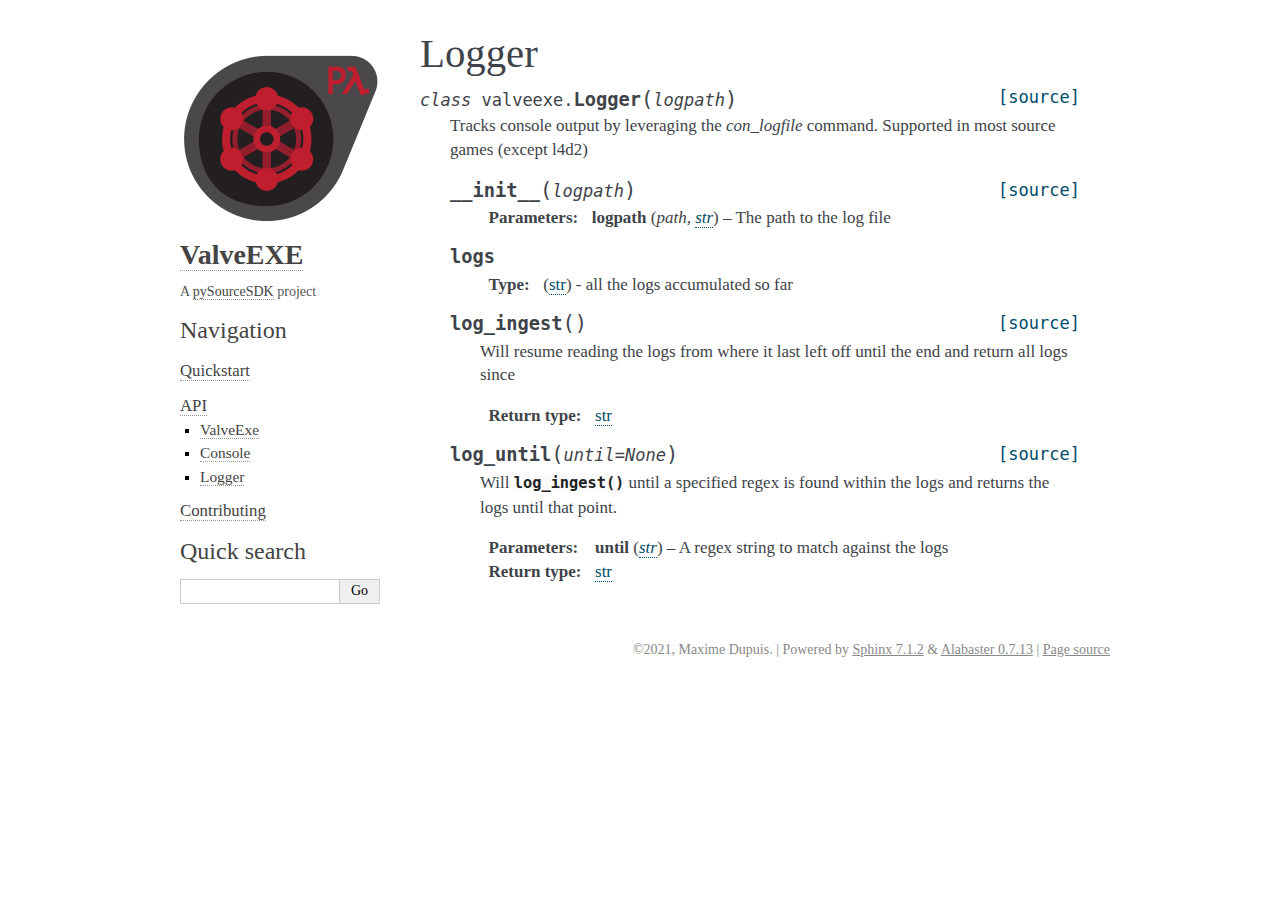
<file: api/logger.html>
<!DOCTYPE html>

<html lang="en">
  <head>
    <meta charset="utf-8" />
    <meta name="viewport" content="width=device-width, initial-scale=1.0" /><meta name="viewport" content="width=device-width, initial-scale=1" />

    <title>Logger &#8212; ValveEXE 1.1.0 documentation</title>
    <link rel="stylesheet" type="text/css" href="../_static/pygments.css?v=b3523f8e" />
    <link rel="stylesheet" type="text/css" href="../_static/alabaster.css?v=039e1c02" />
    <link rel="stylesheet" type="text/css" href="../_static/style.css?v=a0f8683c" />
    <script data-url_root="../" id="documentation_options" src="../_static/documentation_options.js?v=def9ab29"></script>
    <script src="../_static/doctools.js?v=888ff710"></script>
    <script src="../_static/sphinx_highlight.js?v=4825356b"></script>
    <link rel="icon" href="../_static/favicon.ico"/>
    <link rel="index" title="Index" href="../genindex.html" />
    <link rel="search" title="Search" href="../search.html" />
    <link rel="next" title="Contributing" href="../contributing.html" />
    <link rel="prev" title="Console" href="console.html" />
   
  <link rel="stylesheet" href="../_static/custom.css" type="text/css" />
  
  
  <meta name="viewport" content="width=device-width, initial-scale=0.9, maximum-scale=0.9" />

  </head><body>
  

    <div class="document">
      <div class="documentwrapper">
        <div class="bodywrapper">
          

          <div class="body" role="main">
            
  <section id="logger">
<h1>Logger<a class="headerlink" href="#logger" title="Permalink to this heading">¶</a></h1>
<dl class="py class">
<dt class="sig sig-object py" id="valveexe.Logger">
<em class="property"><span class="pre">class</span><span class="w"> </span></em><span class="sig-prename descclassname"><span class="pre">valveexe.</span></span><span class="sig-name descname"><span class="pre">Logger</span></span><span class="sig-paren">(</span><em class="sig-param"><span class="n"><span class="pre">logpath</span></span></em><span class="sig-paren">)</span><a class="reference internal" href="../_modules/valveexe/logger.html#Logger"><span class="viewcode-link"><span class="pre">[source]</span></span></a><a class="headerlink" href="#valveexe.Logger" title="Permalink to this definition">¶</a></dt>
<dd><p>Tracks console output by leveraging the <cite>con_logfile</cite> command.
Supported in most source games (except l4d2)</p>
<dl class="py method">
<dt class="sig sig-object py" id="valveexe.Logger.__init__">
<span class="sig-name descname"><span class="pre">__init__</span></span><span class="sig-paren">(</span><em class="sig-param"><span class="n"><span class="pre">logpath</span></span></em><span class="sig-paren">)</span><a class="reference internal" href="../_modules/valveexe/logger.html#Logger.__init__"><span class="viewcode-link"><span class="pre">[source]</span></span></a><a class="headerlink" href="#valveexe.Logger.__init__" title="Permalink to this definition">¶</a></dt>
<dd><dl class="field-list simple">
<dt class="field-odd">Parameters<span class="colon">:</span></dt>
<dd class="field-odd"><p><strong>logpath</strong> (<em>path</em><em>, </em><a class="reference external" href="https://docs.python.org/3/library/stdtypes.html#str" title="(in Python v3.11)"><em>str</em></a>) – The path to the log file</p>
</dd>
</dl>
</dd></dl>

<dl class="py attribute">
<dt class="sig sig-object py" id="valveexe.Logger.logs">
<span class="sig-name descname"><span class="pre">logs</span></span><a class="headerlink" href="#valveexe.Logger.logs" title="Permalink to this definition">¶</a></dt>
<dd><dl class="field-list simple">
<dt class="field-odd">Type<span class="colon">:</span></dt>
<dd class="field-odd"><p>(<a class="reference external" href="https://docs.python.org/3/library/stdtypes.html#str" title="(in Python v3.11)">str</a>) - all the logs accumulated so far</p>
</dd>
</dl>
</dd></dl>

<dl class="py method">
<dt class="sig sig-object py" id="valveexe.Logger.log_ingest">
<span class="sig-name descname"><span class="pre">log_ingest</span></span><span class="sig-paren">(</span><span class="sig-paren">)</span><a class="reference internal" href="../_modules/valveexe/logger.html#Logger.log_ingest"><span class="viewcode-link"><span class="pre">[source]</span></span></a><a class="headerlink" href="#valveexe.Logger.log_ingest" title="Permalink to this definition">¶</a></dt>
<dd><p>Will resume reading the logs from where it last left off until the end
and return all logs since</p>
<dl class="field-list simple">
<dt class="field-odd">Return type<span class="colon">:</span></dt>
<dd class="field-odd"><p><a class="reference external" href="https://docs.python.org/3/library/stdtypes.html#str" title="(in Python v3.11)">str</a></p>
</dd>
</dl>
</dd></dl>

<dl class="py method">
<dt class="sig sig-object py" id="valveexe.Logger.log_until">
<span class="sig-name descname"><span class="pre">log_until</span></span><span class="sig-paren">(</span><em class="sig-param"><span class="n"><span class="pre">until</span></span><span class="o"><span class="pre">=</span></span><span class="default_value"><span class="pre">None</span></span></em><span class="sig-paren">)</span><a class="reference internal" href="../_modules/valveexe/logger.html#Logger.log_until"><span class="viewcode-link"><span class="pre">[source]</span></span></a><a class="headerlink" href="#valveexe.Logger.log_until" title="Permalink to this definition">¶</a></dt>
<dd><p>Will <a class="reference internal" href="#valveexe.Logger.log_ingest" title="valveexe.Logger.log_ingest"><code class="xref any py py-meth docutils literal notranslate"><span class="pre">log_ingest()</span></code></a> until a specified regex is
found within the logs and returns the logs until that point.</p>
<dl class="field-list simple">
<dt class="field-odd">Parameters<span class="colon">:</span></dt>
<dd class="field-odd"><p><strong>until</strong> (<a class="reference external" href="https://docs.python.org/3/library/stdtypes.html#str" title="(in Python v3.11)"><em>str</em></a>) – A regex string to match against the logs</p>
</dd>
<dt class="field-even">Return type<span class="colon">:</span></dt>
<dd class="field-even"><p><a class="reference external" href="https://docs.python.org/3/library/stdtypes.html#str" title="(in Python v3.11)">str</a></p>
</dd>
</dl>
</dd></dl>

</dd></dl>

</section>


          </div>
          
        </div>
      </div>
      <div class="sphinxsidebar" role="navigation" aria-label="main navigation">
        <div class="sphinxsidebarwrapper">
            <p class="logo"><a href="../index.html">
              <img class="logo" src="../_static/pysourcesdk_exe.png" alt="Logo"/>
            </a></p>
<h1 class="logo"><a href="../index.html">ValveEXE</a></h1>



<p class="blurb">A <a href="https://pysourcesdk.github.io/hub/">pySourceSDK</a> project</p>






<h3>Navigation</h3>
<ul>
<li class="toctree-l1"><a class="reference internal" href="../quickstart.html">Quickstart</a></li>
</ul>
<ul class="current">
<li class="toctree-l1 current"><a class="reference internal" href="../api_ref.html">API</a><ul class="current">
<li class="toctree-l2"><a class="reference internal" href="valveexe.html">ValveExe</a></li>
<li class="toctree-l2"><a class="reference internal" href="console.html">Console</a></li>
<li class="toctree-l2 current"><a class="current reference internal" href="#">Logger</a></li>
</ul>
</li>
</ul>
<ul>
<li class="toctree-l1"><a class="reference internal" href="../contributing.html">Contributing</a></li>
</ul>

<div class="relations">
<h3>Related Topics</h3>
<ul>
  <li><a href="../index.html">Documentation overview</a><ul>
  <li><a href="../api_ref.html">API</a><ul>
      <li>Previous: <a href="console.html" title="previous chapter">Console</a></li>
      <li>Next: <a href="../contributing.html" title="next chapter">Contributing</a></li>
  </ul></li>
  </ul></li>
</ul>
</div>
<div id="searchbox" style="display: none" role="search">
  <h3 id="searchlabel">Quick search</h3>
    <div class="searchformwrapper">
    <form class="search" action="../search.html" method="get">
      <input type="text" name="q" aria-labelledby="searchlabel" autocomplete="off" autocorrect="off" autocapitalize="off" spellcheck="false"/>
      <input type="submit" value="Go" />
    </form>
    </div>
</div>
<script>document.getElementById('searchbox').style.display = "block"</script>








        </div>
      </div>
      <div class="clearer"></div>
    </div>
    <div class="footer">
      &copy;2021, Maxime Dupuis.
      
      |
      Powered by <a href="http://sphinx-doc.org/">Sphinx 7.1.2</a>
      &amp; <a href="https://github.com/bitprophet/alabaster">Alabaster 0.7.13</a>
      
      |
      <a href="../_sources/api/logger.rst.txt"
          rel="nofollow">Page source</a>
    </div>

    

    
  </body>
</html>
</file>
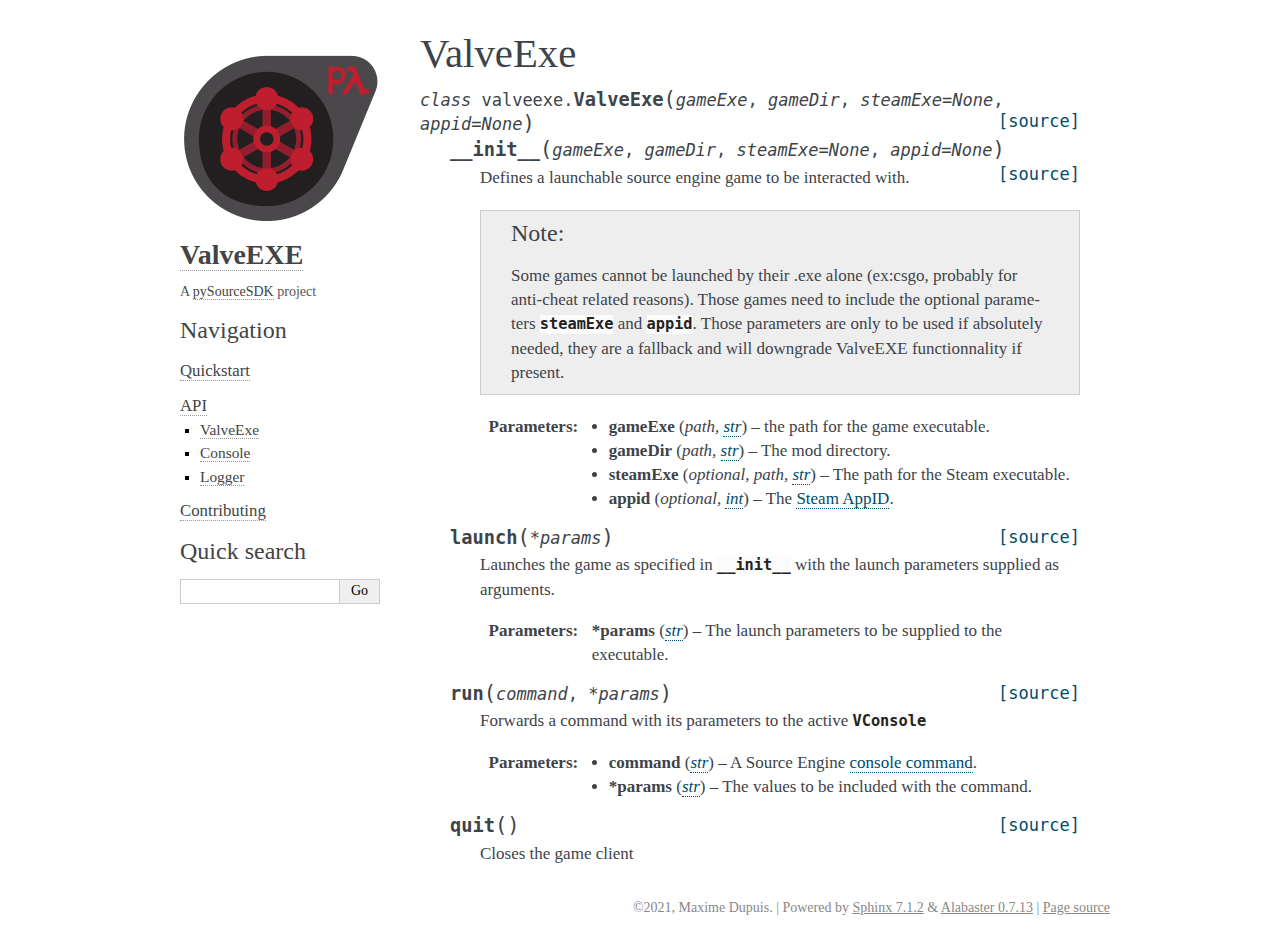
<file: api/valveexe.html>
<!DOCTYPE html>

<html lang="en">
  <head>
    <meta charset="utf-8" />
    <meta name="viewport" content="width=device-width, initial-scale=1.0" /><meta name="viewport" content="width=device-width, initial-scale=1" />

    <title>ValveExe &#8212; ValveEXE 1.1.0 documentation</title>
    <link rel="stylesheet" type="text/css" href="../_static/pygments.css?v=b3523f8e" />
    <link rel="stylesheet" type="text/css" href="../_static/alabaster.css?v=039e1c02" />
    <link rel="stylesheet" type="text/css" href="../_static/style.css?v=a0f8683c" />
    <script data-url_root="../" id="documentation_options" src="../_static/documentation_options.js?v=def9ab29"></script>
    <script src="../_static/doctools.js?v=888ff710"></script>
    <script src="../_static/sphinx_highlight.js?v=4825356b"></script>
    <link rel="icon" href="../_static/favicon.ico"/>
    <link rel="index" title="Index" href="../genindex.html" />
    <link rel="search" title="Search" href="../search.html" />
    <link rel="next" title="Console" href="console.html" />
    <link rel="prev" title="API" href="../api_ref.html" />
   
  <link rel="stylesheet" href="../_static/custom.css" type="text/css" />
  
  
  <meta name="viewport" content="width=device-width, initial-scale=0.9, maximum-scale=0.9" />

  </head><body>
  

    <div class="document">
      <div class="documentwrapper">
        <div class="bodywrapper">
          

          <div class="body" role="main">
            
  <section id="valveexe">
<h1>ValveExe<a class="headerlink" href="#valveexe" title="Permalink to this heading">¶</a></h1>
<dl class="py class">
<dt class="sig sig-object py" id="valveexe.ValveExe">
<em class="property"><span class="pre">class</span><span class="w"> </span></em><span class="sig-prename descclassname"><span class="pre">valveexe.</span></span><span class="sig-name descname"><span class="pre">ValveExe</span></span><span class="sig-paren">(</span><em class="sig-param"><span class="n"><span class="pre">gameExe</span></span></em>, <em class="sig-param"><span class="n"><span class="pre">gameDir</span></span></em>, <em class="sig-param"><span class="n"><span class="pre">steamExe</span></span><span class="o"><span class="pre">=</span></span><span class="default_value"><span class="pre">None</span></span></em>, <em class="sig-param"><span class="n"><span class="pre">appid</span></span><span class="o"><span class="pre">=</span></span><span class="default_value"><span class="pre">None</span></span></em><span class="sig-paren">)</span><a class="reference internal" href="../_modules/valveexe/exe.html#ValveExe"><span class="viewcode-link"><span class="pre">[source]</span></span></a><a class="headerlink" href="#valveexe.ValveExe" title="Permalink to this definition">¶</a></dt>
<dd><dl class="py method">
<dt class="sig sig-object py" id="valveexe.ValveExe.__init__">
<span class="sig-name descname"><span class="pre">__init__</span></span><span class="sig-paren">(</span><em class="sig-param"><span class="n"><span class="pre">gameExe</span></span></em>, <em class="sig-param"><span class="n"><span class="pre">gameDir</span></span></em>, <em class="sig-param"><span class="n"><span class="pre">steamExe</span></span><span class="o"><span class="pre">=</span></span><span class="default_value"><span class="pre">None</span></span></em>, <em class="sig-param"><span class="n"><span class="pre">appid</span></span><span class="o"><span class="pre">=</span></span><span class="default_value"><span class="pre">None</span></span></em><span class="sig-paren">)</span><a class="reference internal" href="../_modules/valveexe/exe.html#ValveExe.__init__"><span class="viewcode-link"><span class="pre">[source]</span></span></a><a class="headerlink" href="#valveexe.ValveExe.__init__" title="Permalink to this definition">¶</a></dt>
<dd><p>Defines a launchable source engine game to be interacted with.</p>
<div class="admonition note">
<p class="admonition-title">Note</p>
<p>Some games cannot be launched by their .exe alone         (ex:csgo, probably for anti-cheat related reasons).         Those games need to include the optional parameters <code class="xref any docutils literal notranslate"><span class="pre">steamExe</span></code>         and <code class="xref any docutils literal notranslate"><span class="pre">appid</span></code>. Those parameters are only to be used if         absolutely needed, they are a fallback and will downgrade ValveEXE         functionnality if present.</p>
</div>
<dl class="field-list simple">
<dt class="field-odd">Parameters<span class="colon">:</span></dt>
<dd class="field-odd"><ul class="simple">
<li><p><strong>gameExe</strong> (<em>path</em><em>, </em><a class="reference external" href="https://docs.python.org/3/library/stdtypes.html#str" title="(in Python v3.11)"><em>str</em></a>) – the path for the game executable.</p></li>
<li><p><strong>gameDir</strong> (<em>path</em><em>, </em><a class="reference external" href="https://docs.python.org/3/library/stdtypes.html#str" title="(in Python v3.11)"><em>str</em></a>) – The mod directory.</p></li>
<li><p><strong>steamExe</strong> (<em>optional</em><em>, </em><em>path</em><em>, </em><a class="reference external" href="https://docs.python.org/3/library/stdtypes.html#str" title="(in Python v3.11)"><em>str</em></a>) – The path for the Steam executable.</p></li>
<li><p><strong>appid</strong> (<em>optional</em><em>, </em><a class="reference external" href="https://docs.python.org/3/library/functions.html#int" title="(in Python v3.11)"><em>int</em></a>) – The <a class="reference external" href="https://developer.valvesoftware.com/wiki/Steam_Application_IDs">Steam AppID</a>.</p></li>
</ul>
</dd>
</dl>
</dd></dl>

<dl class="py method">
<dt class="sig sig-object py" id="valveexe.ValveExe.launch">
<span class="sig-name descname"><span class="pre">launch</span></span><span class="sig-paren">(</span><em class="sig-param"><span class="o"><span class="pre">*</span></span><span class="n"><span class="pre">params</span></span></em><span class="sig-paren">)</span><a class="reference internal" href="../_modules/valveexe/exe.html#ValveExe.launch"><span class="viewcode-link"><span class="pre">[source]</span></span></a><a class="headerlink" href="#valveexe.ValveExe.launch" title="Permalink to this definition">¶</a></dt>
<dd><p>Launches the game as specified in <a class="reference internal" href="#valveexe.ValveExe.__init__" title="valveexe.ValveExe.__init__"><code class="xref any py py-meth docutils literal notranslate"><span class="pre">__init__</span></code></a> with the
launch parameters supplied as arguments.</p>
<dl class="field-list simple">
<dt class="field-odd">Parameters<span class="colon">:</span></dt>
<dd class="field-odd"><p><strong>*params</strong> (<a class="reference external" href="https://docs.python.org/3/library/stdtypes.html#str" title="(in Python v3.11)"><em>str</em></a>) – The launch parameters to be supplied to the executable.</p>
</dd>
</dl>
</dd></dl>

<dl class="py method">
<dt class="sig sig-object py" id="valveexe.ValveExe.run">
<span class="sig-name descname"><span class="pre">run</span></span><span class="sig-paren">(</span><em class="sig-param"><span class="n"><span class="pre">command</span></span></em>, <em class="sig-param"><span class="o"><span class="pre">*</span></span><span class="n"><span class="pre">params</span></span></em><span class="sig-paren">)</span><a class="reference internal" href="../_modules/valveexe/exe.html#ValveExe.run"><span class="viewcode-link"><span class="pre">[source]</span></span></a><a class="headerlink" href="#valveexe.ValveExe.run" title="Permalink to this definition">¶</a></dt>
<dd><p>Forwards a command with its parameters to the active <a class="reference internal" href="console.html#valveexe.VConsole" title="valveexe.VConsole"><code class="xref any py py-class docutils literal notranslate"><span class="pre">VConsole</span></code></a></p>
<dl class="field-list simple">
<dt class="field-odd">Parameters<span class="colon">:</span></dt>
<dd class="field-odd"><ul class="simple">
<li><p><strong>command</strong> (<a class="reference external" href="https://docs.python.org/3/library/stdtypes.html#str" title="(in Python v3.11)"><em>str</em></a>) – A Source Engine <a class="reference external" href="https://developer.valvesoftware.com/wiki/Console_Command_List">console command</a>.</p></li>
<li><p><strong>*params</strong> (<a class="reference external" href="https://docs.python.org/3/library/stdtypes.html#str" title="(in Python v3.11)"><em>str</em></a>) – The values to be included with the command.</p></li>
</ul>
</dd>
</dl>
</dd></dl>

<dl class="py method">
<dt class="sig sig-object py" id="valveexe.ValveExe.quit">
<span class="sig-name descname"><span class="pre">quit</span></span><span class="sig-paren">(</span><span class="sig-paren">)</span><a class="reference internal" href="../_modules/valveexe/exe.html#ValveExe.quit"><span class="viewcode-link"><span class="pre">[source]</span></span></a><a class="headerlink" href="#valveexe.ValveExe.quit" title="Permalink to this definition">¶</a></dt>
<dd><p>Closes the game client</p>
</dd></dl>

</dd></dl>

</section>


          </div>
          
        </div>
      </div>
      <div class="sphinxsidebar" role="navigation" aria-label="main navigation">
        <div class="sphinxsidebarwrapper">
            <p class="logo"><a href="../index.html">
              <img class="logo" src="../_static/pysourcesdk_exe.png" alt="Logo"/>
            </a></p>
<h1 class="logo"><a href="../index.html">ValveEXE</a></h1>



<p class="blurb">A <a href="https://pysourcesdk.github.io/hub/">pySourceSDK</a> project</p>






<h3>Navigation</h3>
<ul>
<li class="toctree-l1"><a class="reference internal" href="../quickstart.html">Quickstart</a></li>
</ul>
<ul class="current">
<li class="toctree-l1 current"><a class="reference internal" href="../api_ref.html">API</a><ul class="current">
<li class="toctree-l2 current"><a class="current reference internal" href="#">ValveExe</a></li>
<li class="toctree-l2"><a class="reference internal" href="console.html">Console</a></li>
<li class="toctree-l2"><a class="reference internal" href="logger.html">Logger</a></li>
</ul>
</li>
</ul>
<ul>
<li class="toctree-l1"><a class="reference internal" href="../contributing.html">Contributing</a></li>
</ul>

<div class="relations">
<h3>Related Topics</h3>
<ul>
  <li><a href="../index.html">Documentation overview</a><ul>
  <li><a href="../api_ref.html">API</a><ul>
      <li>Previous: <a href="../api_ref.html" title="previous chapter">API</a></li>
      <li>Next: <a href="console.html" title="next chapter">Console</a></li>
  </ul></li>
  </ul></li>
</ul>
</div>
<div id="searchbox" style="display: none" role="search">
  <h3 id="searchlabel">Quick search</h3>
    <div class="searchformwrapper">
    <form class="search" action="../search.html" method="get">
      <input type="text" name="q" aria-labelledby="searchlabel" autocomplete="off" autocorrect="off" autocapitalize="off" spellcheck="false"/>
      <input type="submit" value="Go" />
    </form>
    </div>
</div>
<script>document.getElementById('searchbox').style.display = "block"</script>








        </div>
      </div>
      <div class="clearer"></div>
    </div>
    <div class="footer">
      &copy;2021, Maxime Dupuis.
      
      |
      Powered by <a href="http://sphinx-doc.org/">Sphinx 7.1.2</a>
      &amp; <a href="https://github.com/bitprophet/alabaster">Alabaster 0.7.13</a>
      
      |
      <a href="../_sources/api/valveexe.rst.txt"
          rel="nofollow">Page source</a>
    </div>

    

    
  </body>
</html>
</file>
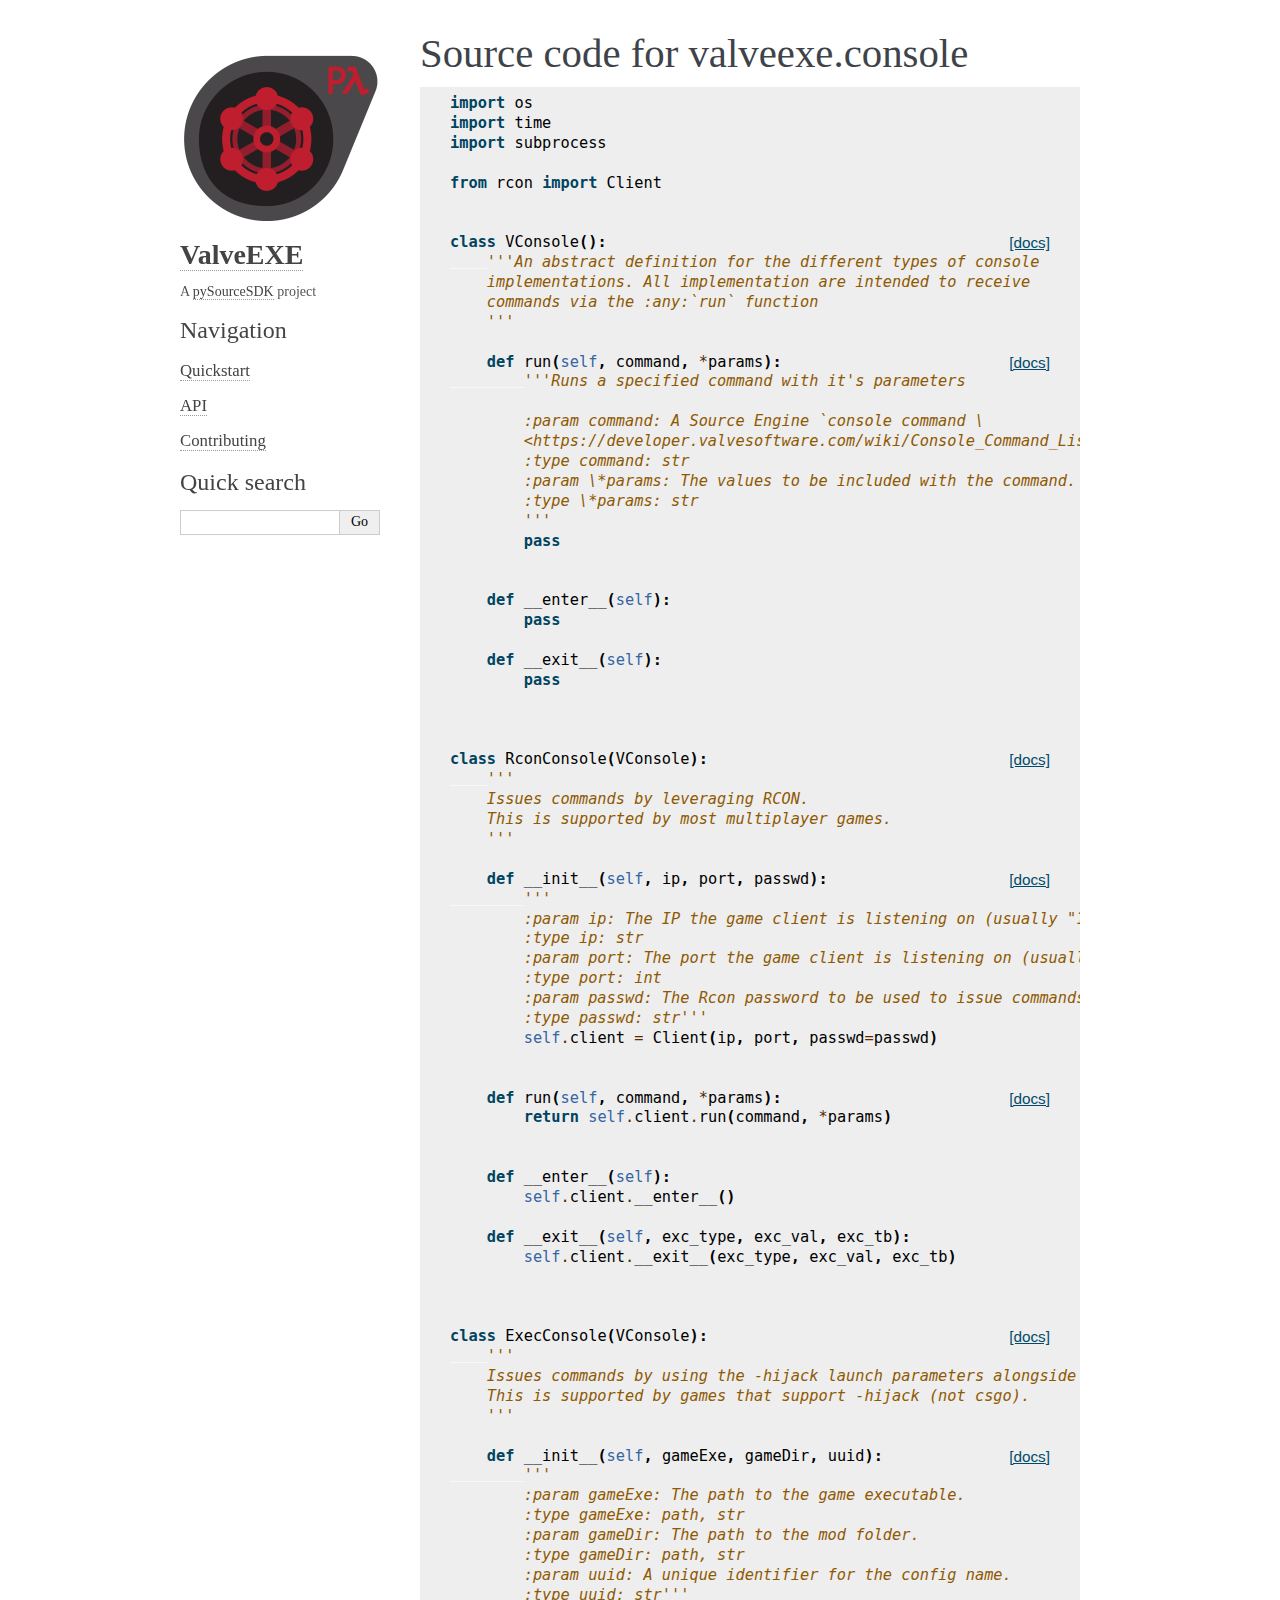
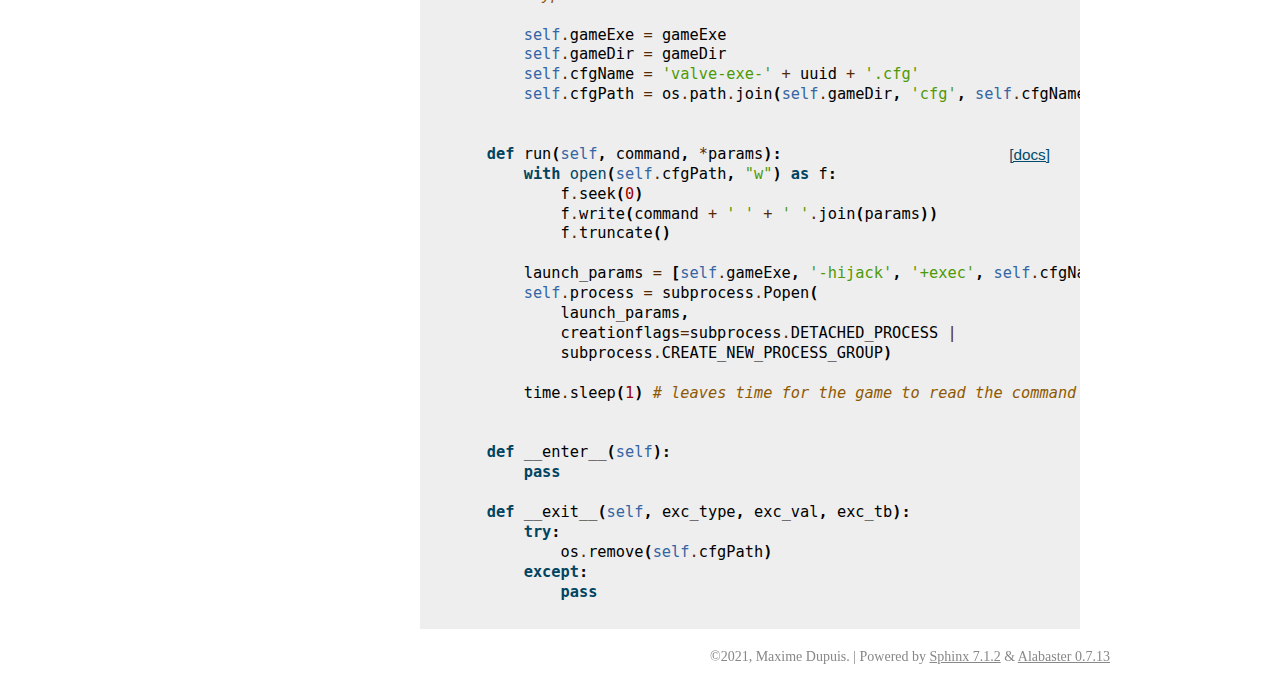
<file: _modules/valveexe/console.html>
<!DOCTYPE html>

<html lang="en">
  <head>
    <meta charset="utf-8" />
    <meta name="viewport" content="width=device-width, initial-scale=1.0" />
    <title>valveexe.console &#8212; ValveEXE 1.1.0 documentation</title>
    <link rel="stylesheet" type="text/css" href="../../_static/pygments.css?v=b3523f8e" />
    <link rel="stylesheet" type="text/css" href="../../_static/alabaster.css?v=039e1c02" />
    <link rel="stylesheet" type="text/css" href="../../_static/style.css?v=a0f8683c" />
    <script data-url_root="../../" id="documentation_options" src="../../_static/documentation_options.js?v=def9ab29"></script>
    <script src="../../_static/doctools.js?v=888ff710"></script>
    <script src="../../_static/sphinx_highlight.js?v=4825356b"></script>
    <link rel="icon" href="../../_static/favicon.ico"/>
    <link rel="index" title="Index" href="../../genindex.html" />
    <link rel="search" title="Search" href="../../search.html" />
   
  <link rel="stylesheet" href="../../_static/custom.css" type="text/css" />
  
  
  <meta name="viewport" content="width=device-width, initial-scale=0.9, maximum-scale=0.9" />

  </head><body>
  

    <div class="document">
      <div class="documentwrapper">
        <div class="bodywrapper">
          

          <div class="body" role="main">
            
  <h1>Source code for valveexe.console</h1><div class="highlight"><pre>
<span></span><span class="kn">import</span> <span class="nn">os</span>
<span class="kn">import</span> <span class="nn">time</span>
<span class="kn">import</span> <span class="nn">subprocess</span>

<span class="kn">from</span> <span class="nn">rcon</span> <span class="kn">import</span> <span class="n">Client</span>


<div class="viewcode-block" id="VConsole"><a class="viewcode-back" href="../../api/console.html#valveexe.VConsole">[docs]</a><span class="k">class</span> <span class="nc">VConsole</span><span class="p">():</span>
<span class="w">    </span><span class="sd">&#39;&#39;&#39;An abstract definition for the different types of console</span>
<span class="sd">    implementations. All implementation are intended to receive</span>
<span class="sd">    commands via the :any:`run` function</span>
<span class="sd">    &#39;&#39;&#39;</span>

<div class="viewcode-block" id="VConsole.run"><a class="viewcode-back" href="../../api/console.html#valveexe.VConsole.run">[docs]</a>    <span class="k">def</span> <span class="nf">run</span><span class="p">(</span><span class="bp">self</span><span class="p">,</span> <span class="n">command</span><span class="p">,</span> <span class="o">*</span><span class="n">params</span><span class="p">):</span>
<span class="w">        </span><span class="sd">&#39;&#39;&#39;Runs a specified command with it&#39;s parameters</span>

<span class="sd">        :param command: A Source Engine `console command \</span>
<span class="sd">        &lt;https://developer.valvesoftware.com/wiki/Console_Command_List&gt;`_.</span>
<span class="sd">        :type command: str</span>
<span class="sd">        :param \*params: The values to be included with the command.</span>
<span class="sd">        :type \*params: str</span>
<span class="sd">        &#39;&#39;&#39;</span>
        <span class="k">pass</span></div>

    <span class="k">def</span> <span class="fm">__enter__</span><span class="p">(</span><span class="bp">self</span><span class="p">):</span>
        <span class="k">pass</span>

    <span class="k">def</span> <span class="fm">__exit__</span><span class="p">(</span><span class="bp">self</span><span class="p">):</span>
        <span class="k">pass</span></div>


<div class="viewcode-block" id="RconConsole"><a class="viewcode-back" href="../../api/console.html#valveexe.RconConsole">[docs]</a><span class="k">class</span> <span class="nc">RconConsole</span><span class="p">(</span><span class="n">VConsole</span><span class="p">):</span>
<span class="w">    </span><span class="sd">&#39;&#39;&#39;</span>
<span class="sd">    Issues commands by leveraging RCON.</span>
<span class="sd">    This is supported by most multiplayer games.</span>
<span class="sd">    &#39;&#39;&#39;</span>

<div class="viewcode-block" id="RconConsole.__init__"><a class="viewcode-back" href="../../api/console.html#valveexe.RconConsole.__init__">[docs]</a>    <span class="k">def</span> <span class="fm">__init__</span><span class="p">(</span><span class="bp">self</span><span class="p">,</span> <span class="n">ip</span><span class="p">,</span> <span class="n">port</span><span class="p">,</span> <span class="n">passwd</span><span class="p">):</span>
<span class="w">        </span><span class="sd">&#39;&#39;&#39;</span>
<span class="sd">        :param ip: The IP the game client is listening on (usually &quot;127.0.0.1&quot;).</span>
<span class="sd">        :type ip: str</span>
<span class="sd">        :param port: The port the game client is listening on (usually 27015).</span>
<span class="sd">        :type port: int</span>
<span class="sd">        :param passwd: The Rcon password to be used to issue commands.</span>
<span class="sd">        :type passwd: str&#39;&#39;&#39;</span>
        <span class="bp">self</span><span class="o">.</span><span class="n">client</span> <span class="o">=</span> <span class="n">Client</span><span class="p">(</span><span class="n">ip</span><span class="p">,</span> <span class="n">port</span><span class="p">,</span> <span class="n">passwd</span><span class="o">=</span><span class="n">passwd</span><span class="p">)</span></div>

<div class="viewcode-block" id="RconConsole.run"><a class="viewcode-back" href="../../api/console.html#valveexe.RconConsole.run">[docs]</a>    <span class="k">def</span> <span class="nf">run</span><span class="p">(</span><span class="bp">self</span><span class="p">,</span> <span class="n">command</span><span class="p">,</span> <span class="o">*</span><span class="n">params</span><span class="p">):</span>
        <span class="k">return</span> <span class="bp">self</span><span class="o">.</span><span class="n">client</span><span class="o">.</span><span class="n">run</span><span class="p">(</span><span class="n">command</span><span class="p">,</span> <span class="o">*</span><span class="n">params</span><span class="p">)</span></div>

    <span class="k">def</span> <span class="fm">__enter__</span><span class="p">(</span><span class="bp">self</span><span class="p">):</span>
        <span class="bp">self</span><span class="o">.</span><span class="n">client</span><span class="o">.</span><span class="fm">__enter__</span><span class="p">()</span>

    <span class="k">def</span> <span class="fm">__exit__</span><span class="p">(</span><span class="bp">self</span><span class="p">,</span> <span class="n">exc_type</span><span class="p">,</span> <span class="n">exc_val</span><span class="p">,</span> <span class="n">exc_tb</span><span class="p">):</span>
        <span class="bp">self</span><span class="o">.</span><span class="n">client</span><span class="o">.</span><span class="fm">__exit__</span><span class="p">(</span><span class="n">exc_type</span><span class="p">,</span> <span class="n">exc_val</span><span class="p">,</span> <span class="n">exc_tb</span><span class="p">)</span></div>


<div class="viewcode-block" id="ExecConsole"><a class="viewcode-back" href="../../api/console.html#valveexe.ExecConsole">[docs]</a><span class="k">class</span> <span class="nc">ExecConsole</span><span class="p">(</span><span class="n">VConsole</span><span class="p">):</span>
<span class="w">    </span><span class="sd">&#39;&#39;&#39;</span>
<span class="sd">    Issues commands by using the -hijack launch parameters alongside a +exec statement.</span>
<span class="sd">    This is supported by games that support -hijack (not csgo).</span>
<span class="sd">    &#39;&#39;&#39;</span>

<div class="viewcode-block" id="ExecConsole.__init__"><a class="viewcode-back" href="../../api/console.html#valveexe.ExecConsole.__init__">[docs]</a>    <span class="k">def</span> <span class="fm">__init__</span><span class="p">(</span><span class="bp">self</span><span class="p">,</span> <span class="n">gameExe</span><span class="p">,</span> <span class="n">gameDir</span><span class="p">,</span> <span class="n">uuid</span><span class="p">):</span>
<span class="w">        </span><span class="sd">&#39;&#39;&#39;</span>
<span class="sd">        :param gameExe: The path to the game executable.</span>
<span class="sd">        :type gameExe: path, str</span>
<span class="sd">        :param gameDir: The path to the mod folder.</span>
<span class="sd">        :type gameDir: path, str</span>
<span class="sd">        :param uuid: A unique identifier for the config name.</span>
<span class="sd">        :type uuid: str&#39;&#39;&#39;</span>

        <span class="bp">self</span><span class="o">.</span><span class="n">gameExe</span> <span class="o">=</span> <span class="n">gameExe</span>
        <span class="bp">self</span><span class="o">.</span><span class="n">gameDir</span> <span class="o">=</span> <span class="n">gameDir</span>
        <span class="bp">self</span><span class="o">.</span><span class="n">cfgName</span> <span class="o">=</span> <span class="s1">&#39;valve-exe-&#39;</span> <span class="o">+</span> <span class="n">uuid</span> <span class="o">+</span> <span class="s1">&#39;.cfg&#39;</span>
        <span class="bp">self</span><span class="o">.</span><span class="n">cfgPath</span> <span class="o">=</span> <span class="n">os</span><span class="o">.</span><span class="n">path</span><span class="o">.</span><span class="n">join</span><span class="p">(</span><span class="bp">self</span><span class="o">.</span><span class="n">gameDir</span><span class="p">,</span> <span class="s1">&#39;cfg&#39;</span><span class="p">,</span> <span class="bp">self</span><span class="o">.</span><span class="n">cfgName</span><span class="p">)</span></div>

<div class="viewcode-block" id="ExecConsole.run"><a class="viewcode-back" href="../../api/console.html#valveexe.ExecConsole.run">[docs]</a>    <span class="k">def</span> <span class="nf">run</span><span class="p">(</span><span class="bp">self</span><span class="p">,</span> <span class="n">command</span><span class="p">,</span> <span class="o">*</span><span class="n">params</span><span class="p">):</span>
        <span class="k">with</span> <span class="nb">open</span><span class="p">(</span><span class="bp">self</span><span class="o">.</span><span class="n">cfgPath</span><span class="p">,</span> <span class="s2">&quot;w&quot;</span><span class="p">)</span> <span class="k">as</span> <span class="n">f</span><span class="p">:</span>
            <span class="n">f</span><span class="o">.</span><span class="n">seek</span><span class="p">(</span><span class="mi">0</span><span class="p">)</span>
            <span class="n">f</span><span class="o">.</span><span class="n">write</span><span class="p">(</span><span class="n">command</span> <span class="o">+</span> <span class="s1">&#39; &#39;</span> <span class="o">+</span> <span class="s1">&#39; &#39;</span><span class="o">.</span><span class="n">join</span><span class="p">(</span><span class="n">params</span><span class="p">))</span>
            <span class="n">f</span><span class="o">.</span><span class="n">truncate</span><span class="p">()</span>

        <span class="n">launch_params</span> <span class="o">=</span> <span class="p">[</span><span class="bp">self</span><span class="o">.</span><span class="n">gameExe</span><span class="p">,</span> <span class="s1">&#39;-hijack&#39;</span><span class="p">,</span> <span class="s1">&#39;+exec&#39;</span><span class="p">,</span> <span class="bp">self</span><span class="o">.</span><span class="n">cfgName</span><span class="p">]</span>
        <span class="bp">self</span><span class="o">.</span><span class="n">process</span> <span class="o">=</span> <span class="n">subprocess</span><span class="o">.</span><span class="n">Popen</span><span class="p">(</span>
            <span class="n">launch_params</span><span class="p">,</span>
            <span class="n">creationflags</span><span class="o">=</span><span class="n">subprocess</span><span class="o">.</span><span class="n">DETACHED_PROCESS</span> <span class="o">|</span>
            <span class="n">subprocess</span><span class="o">.</span><span class="n">CREATE_NEW_PROCESS_GROUP</span><span class="p">)</span>

        <span class="n">time</span><span class="o">.</span><span class="n">sleep</span><span class="p">(</span><span class="mi">1</span><span class="p">)</span> <span class="c1"># leaves time for the game to read the command</span></div>

    <span class="k">def</span> <span class="fm">__enter__</span><span class="p">(</span><span class="bp">self</span><span class="p">):</span>
        <span class="k">pass</span>

    <span class="k">def</span> <span class="fm">__exit__</span><span class="p">(</span><span class="bp">self</span><span class="p">,</span> <span class="n">exc_type</span><span class="p">,</span> <span class="n">exc_val</span><span class="p">,</span> <span class="n">exc_tb</span><span class="p">):</span>
        <span class="k">try</span><span class="p">:</span>
            <span class="n">os</span><span class="o">.</span><span class="n">remove</span><span class="p">(</span><span class="bp">self</span><span class="o">.</span><span class="n">cfgPath</span><span class="p">)</span>
        <span class="k">except</span><span class="p">:</span>
            <span class="k">pass</span></div>
</pre></div>

          </div>
          
        </div>
      </div>
      <div class="sphinxsidebar" role="navigation" aria-label="main navigation">
        <div class="sphinxsidebarwrapper">
            <p class="logo"><a href="../../index.html">
              <img class="logo" src="../../_static/pysourcesdk_exe.png" alt="Logo"/>
            </a></p>
<h1 class="logo"><a href="../../index.html">ValveEXE</a></h1>



<p class="blurb">A <a href="https://pysourcesdk.github.io/hub/">pySourceSDK</a> project</p>






<h3>Navigation</h3>
<ul>
<li class="toctree-l1"><a class="reference internal" href="../../quickstart.html">Quickstart</a></li>
</ul>
<ul>
<li class="toctree-l1"><a class="reference internal" href="../../api_ref.html">API</a></li>
</ul>
<ul>
<li class="toctree-l1"><a class="reference internal" href="../../contributing.html">Contributing</a></li>
</ul>

<div class="relations">
<h3>Related Topics</h3>
<ul>
  <li><a href="../../index.html">Documentation overview</a><ul>
  <li><a href="../index.html">Module code</a><ul>
  </ul></li>
  </ul></li>
</ul>
</div>
<div id="searchbox" style="display: none" role="search">
  <h3 id="searchlabel">Quick search</h3>
    <div class="searchformwrapper">
    <form class="search" action="../../search.html" method="get">
      <input type="text" name="q" aria-labelledby="searchlabel" autocomplete="off" autocorrect="off" autocapitalize="off" spellcheck="false"/>
      <input type="submit" value="Go" />
    </form>
    </div>
</div>
<script>document.getElementById('searchbox').style.display = "block"</script>








        </div>
      </div>
      <div class="clearer"></div>
    </div>
    <div class="footer">
      &copy;2021, Maxime Dupuis.
      
      |
      Powered by <a href="http://sphinx-doc.org/">Sphinx 7.1.2</a>
      &amp; <a href="https://github.com/bitprophet/alabaster">Alabaster 0.7.13</a>
      
    </div>

    

    
  </body>
</html>
</file>
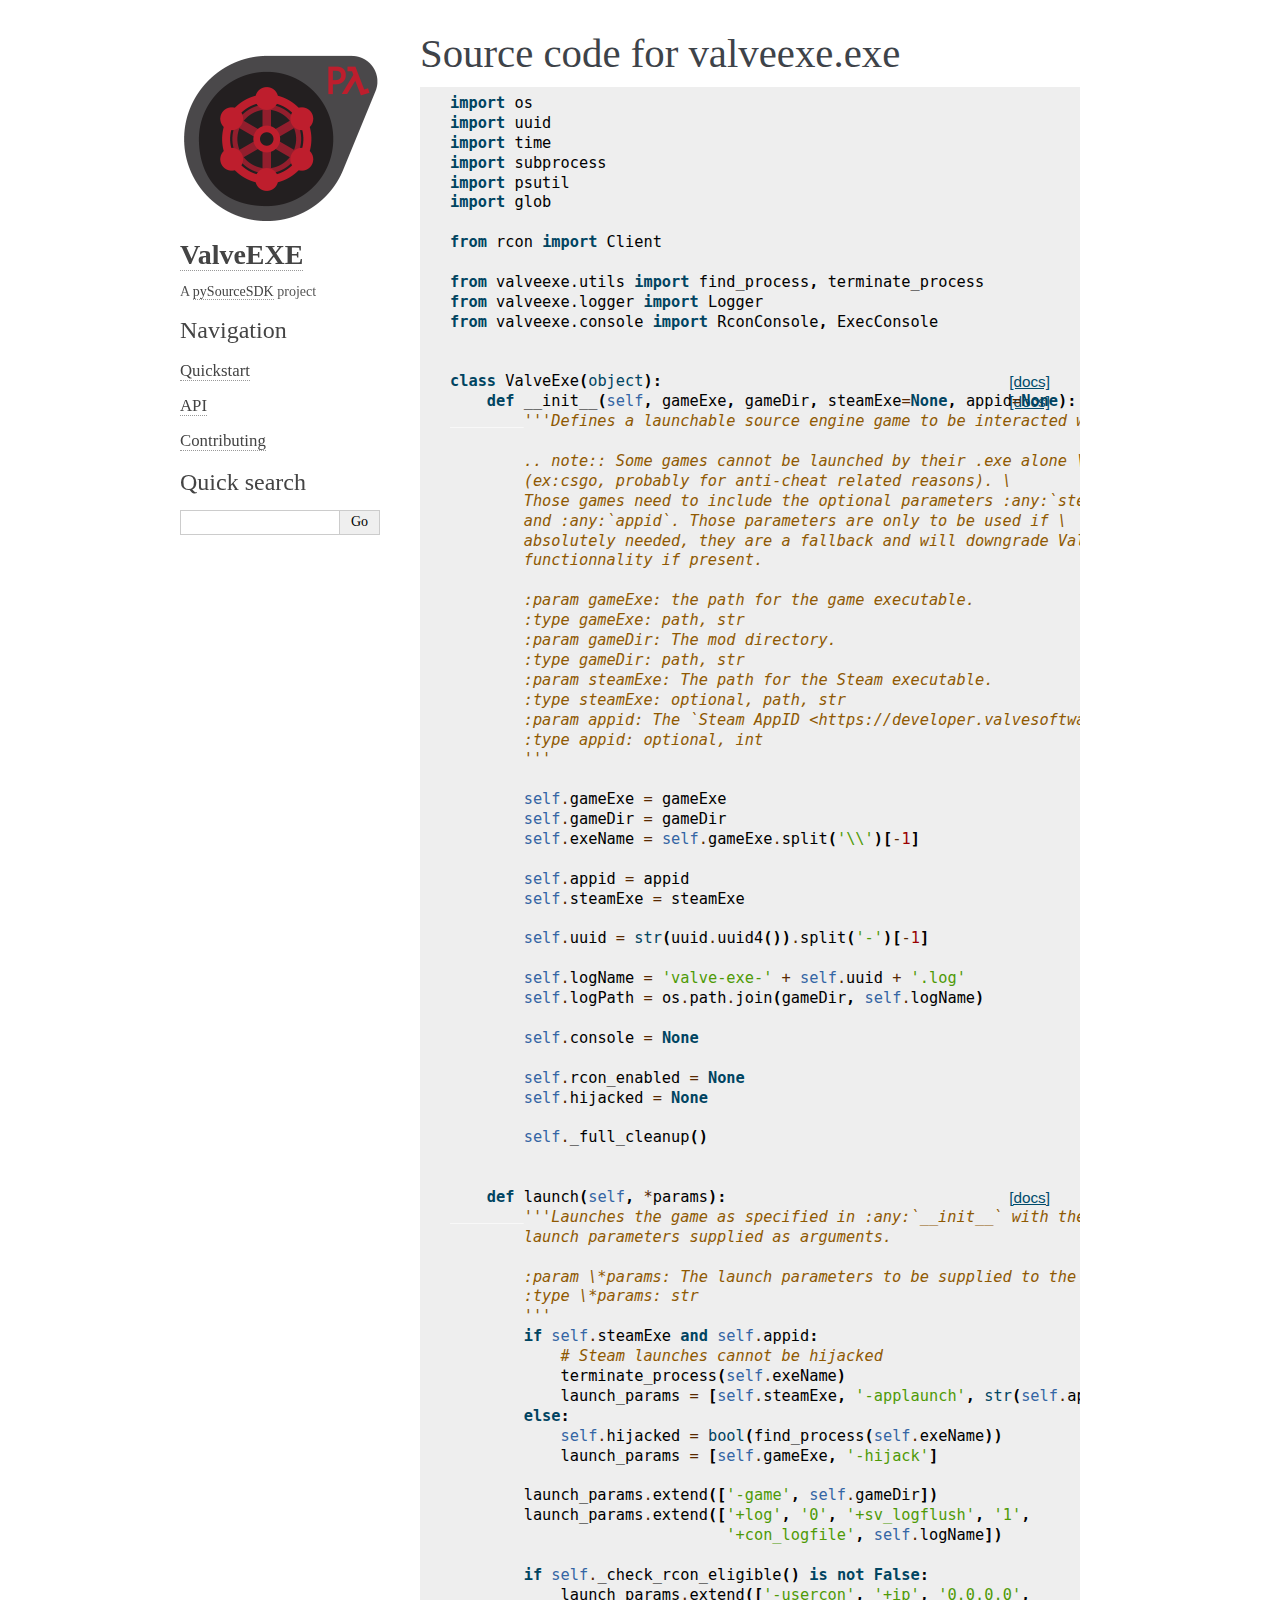
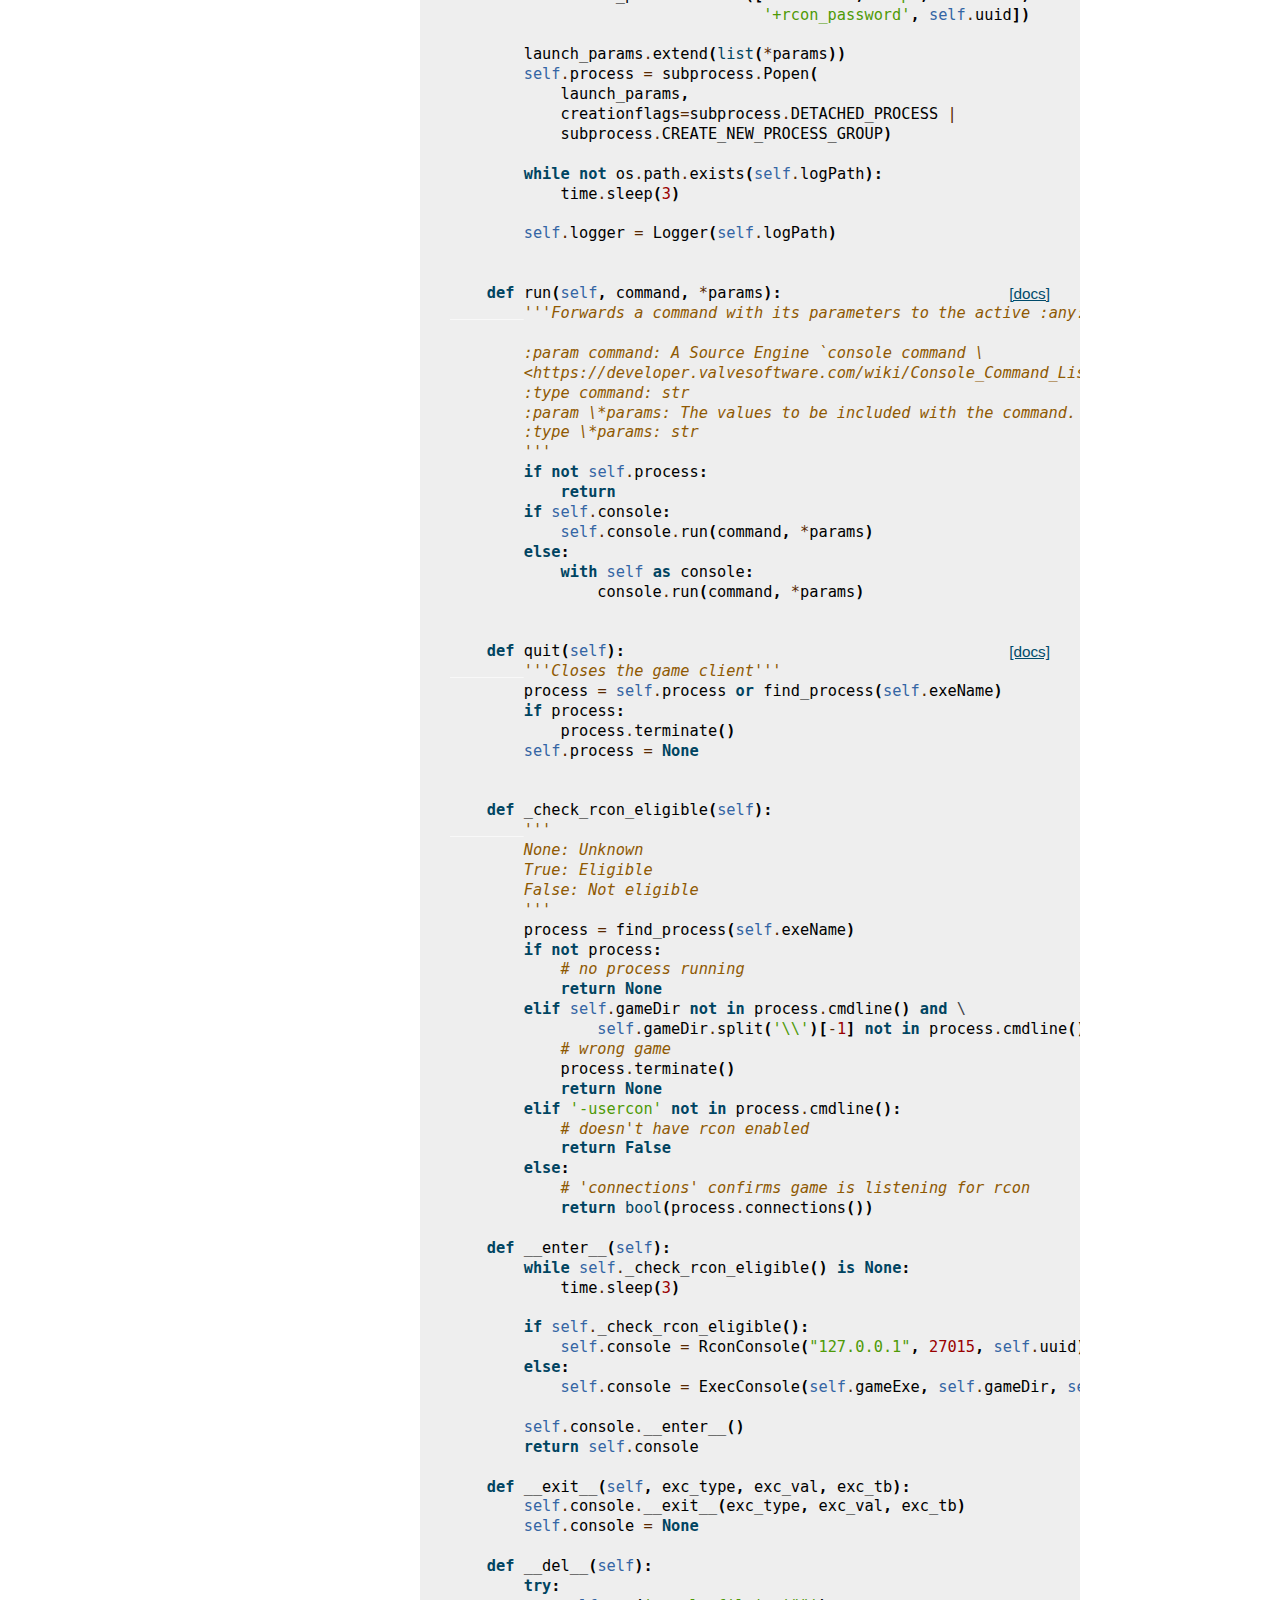
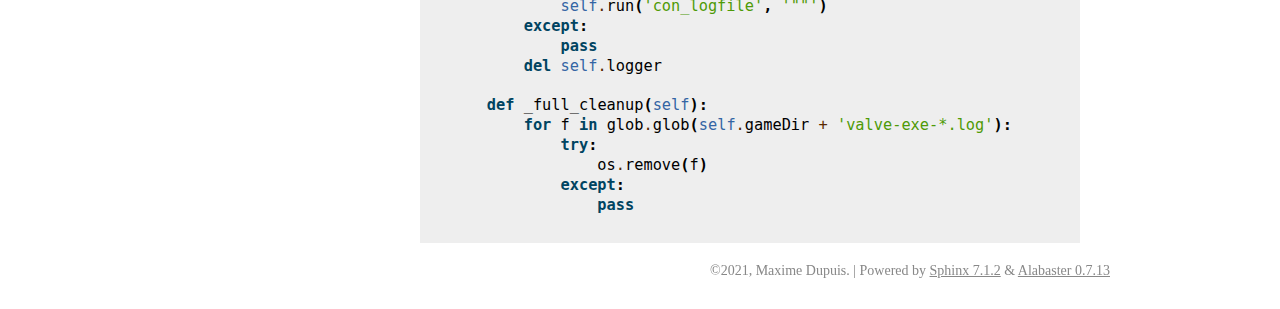
<file: _modules/valveexe/exe.html>
<!DOCTYPE html>

<html lang="en">
  <head>
    <meta charset="utf-8" />
    <meta name="viewport" content="width=device-width, initial-scale=1.0" />
    <title>valveexe.exe &#8212; ValveEXE 1.1.0 documentation</title>
    <link rel="stylesheet" type="text/css" href="../../_static/pygments.css?v=b3523f8e" />
    <link rel="stylesheet" type="text/css" href="../../_static/alabaster.css?v=039e1c02" />
    <link rel="stylesheet" type="text/css" href="../../_static/style.css?v=a0f8683c" />
    <script data-url_root="../../" id="documentation_options" src="../../_static/documentation_options.js?v=def9ab29"></script>
    <script src="../../_static/doctools.js?v=888ff710"></script>
    <script src="../../_static/sphinx_highlight.js?v=4825356b"></script>
    <link rel="icon" href="../../_static/favicon.ico"/>
    <link rel="index" title="Index" href="../../genindex.html" />
    <link rel="search" title="Search" href="../../search.html" />
   
  <link rel="stylesheet" href="../../_static/custom.css" type="text/css" />
  
  
  <meta name="viewport" content="width=device-width, initial-scale=0.9, maximum-scale=0.9" />

  </head><body>
  

    <div class="document">
      <div class="documentwrapper">
        <div class="bodywrapper">
          

          <div class="body" role="main">
            
  <h1>Source code for valveexe.exe</h1><div class="highlight"><pre>
<span></span><span class="kn">import</span> <span class="nn">os</span>
<span class="kn">import</span> <span class="nn">uuid</span>
<span class="kn">import</span> <span class="nn">time</span>
<span class="kn">import</span> <span class="nn">subprocess</span>
<span class="kn">import</span> <span class="nn">psutil</span>
<span class="kn">import</span> <span class="nn">glob</span>

<span class="kn">from</span> <span class="nn">rcon</span> <span class="kn">import</span> <span class="n">Client</span>

<span class="kn">from</span> <span class="nn">valveexe.utils</span> <span class="kn">import</span> <span class="n">find_process</span><span class="p">,</span> <span class="n">terminate_process</span>
<span class="kn">from</span> <span class="nn">valveexe.logger</span> <span class="kn">import</span> <span class="n">Logger</span>
<span class="kn">from</span> <span class="nn">valveexe.console</span> <span class="kn">import</span> <span class="n">RconConsole</span><span class="p">,</span> <span class="n">ExecConsole</span>


<div class="viewcode-block" id="ValveExe"><a class="viewcode-back" href="../../api/valveexe.html#valveexe.ValveExe">[docs]</a><span class="k">class</span> <span class="nc">ValveExe</span><span class="p">(</span><span class="nb">object</span><span class="p">):</span>
<div class="viewcode-block" id="ValveExe.__init__"><a class="viewcode-back" href="../../api/valveexe.html#valveexe.ValveExe.__init__">[docs]</a>    <span class="k">def</span> <span class="fm">__init__</span><span class="p">(</span><span class="bp">self</span><span class="p">,</span> <span class="n">gameExe</span><span class="p">,</span> <span class="n">gameDir</span><span class="p">,</span> <span class="n">steamExe</span><span class="o">=</span><span class="kc">None</span><span class="p">,</span> <span class="n">appid</span><span class="o">=</span><span class="kc">None</span><span class="p">):</span>
<span class="w">        </span><span class="sd">&#39;&#39;&#39;Defines a launchable source engine game to be interacted with.</span>

<span class="sd">        .. note:: Some games cannot be launched by their .exe alone \</span>
<span class="sd">        (ex:csgo, probably for anti-cheat related reasons). \</span>
<span class="sd">        Those games need to include the optional parameters :any:`steamExe` \</span>
<span class="sd">        and :any:`appid`. Those parameters are only to be used if \</span>
<span class="sd">        absolutely needed, they are a fallback and will downgrade ValveEXE \</span>
<span class="sd">        functionnality if present.</span>

<span class="sd">        :param gameExe: the path for the game executable.</span>
<span class="sd">        :type gameExe: path, str</span>
<span class="sd">        :param gameDir: The mod directory.</span>
<span class="sd">        :type gameDir: path, str</span>
<span class="sd">        :param steamExe: The path for the Steam executable.</span>
<span class="sd">        :type steamExe: optional, path, str</span>
<span class="sd">        :param appid: The `Steam AppID &lt;https://developer.valvesoftware.com/wiki/Steam_Application_IDs&gt;`_.</span>
<span class="sd">        :type appid: optional, int</span>
<span class="sd">        &#39;&#39;&#39;</span>

        <span class="bp">self</span><span class="o">.</span><span class="n">gameExe</span> <span class="o">=</span> <span class="n">gameExe</span>
        <span class="bp">self</span><span class="o">.</span><span class="n">gameDir</span> <span class="o">=</span> <span class="n">gameDir</span>
        <span class="bp">self</span><span class="o">.</span><span class="n">exeName</span> <span class="o">=</span> <span class="bp">self</span><span class="o">.</span><span class="n">gameExe</span><span class="o">.</span><span class="n">split</span><span class="p">(</span><span class="s1">&#39;</span><span class="se">\\</span><span class="s1">&#39;</span><span class="p">)[</span><span class="o">-</span><span class="mi">1</span><span class="p">]</span>

        <span class="bp">self</span><span class="o">.</span><span class="n">appid</span> <span class="o">=</span> <span class="n">appid</span>
        <span class="bp">self</span><span class="o">.</span><span class="n">steamExe</span> <span class="o">=</span> <span class="n">steamExe</span>

        <span class="bp">self</span><span class="o">.</span><span class="n">uuid</span> <span class="o">=</span> <span class="nb">str</span><span class="p">(</span><span class="n">uuid</span><span class="o">.</span><span class="n">uuid4</span><span class="p">())</span><span class="o">.</span><span class="n">split</span><span class="p">(</span><span class="s1">&#39;-&#39;</span><span class="p">)[</span><span class="o">-</span><span class="mi">1</span><span class="p">]</span>

        <span class="bp">self</span><span class="o">.</span><span class="n">logName</span> <span class="o">=</span> <span class="s1">&#39;valve-exe-&#39;</span> <span class="o">+</span> <span class="bp">self</span><span class="o">.</span><span class="n">uuid</span> <span class="o">+</span> <span class="s1">&#39;.log&#39;</span>
        <span class="bp">self</span><span class="o">.</span><span class="n">logPath</span> <span class="o">=</span> <span class="n">os</span><span class="o">.</span><span class="n">path</span><span class="o">.</span><span class="n">join</span><span class="p">(</span><span class="n">gameDir</span><span class="p">,</span> <span class="bp">self</span><span class="o">.</span><span class="n">logName</span><span class="p">)</span>

        <span class="bp">self</span><span class="o">.</span><span class="n">console</span> <span class="o">=</span> <span class="kc">None</span>

        <span class="bp">self</span><span class="o">.</span><span class="n">rcon_enabled</span> <span class="o">=</span> <span class="kc">None</span>
        <span class="bp">self</span><span class="o">.</span><span class="n">hijacked</span> <span class="o">=</span> <span class="kc">None</span>

        <span class="bp">self</span><span class="o">.</span><span class="n">_full_cleanup</span><span class="p">()</span></div>

<div class="viewcode-block" id="ValveExe.launch"><a class="viewcode-back" href="../../api/valveexe.html#valveexe.ValveExe.launch">[docs]</a>    <span class="k">def</span> <span class="nf">launch</span><span class="p">(</span><span class="bp">self</span><span class="p">,</span> <span class="o">*</span><span class="n">params</span><span class="p">):</span>
<span class="w">        </span><span class="sd">&#39;&#39;&#39;Launches the game as specified in :any:`__init__` with the</span>
<span class="sd">        launch parameters supplied as arguments.</span>

<span class="sd">        :param \*params: The launch parameters to be supplied to the executable.</span>
<span class="sd">        :type \*params: str</span>
<span class="sd">        &#39;&#39;&#39;</span>
        <span class="k">if</span> <span class="bp">self</span><span class="o">.</span><span class="n">steamExe</span> <span class="ow">and</span> <span class="bp">self</span><span class="o">.</span><span class="n">appid</span><span class="p">:</span>
            <span class="c1"># Steam launches cannot be hijacked</span>
            <span class="n">terminate_process</span><span class="p">(</span><span class="bp">self</span><span class="o">.</span><span class="n">exeName</span><span class="p">)</span>
            <span class="n">launch_params</span> <span class="o">=</span> <span class="p">[</span><span class="bp">self</span><span class="o">.</span><span class="n">steamExe</span><span class="p">,</span> <span class="s1">&#39;-applaunch&#39;</span><span class="p">,</span> <span class="nb">str</span><span class="p">(</span><span class="bp">self</span><span class="o">.</span><span class="n">appid</span><span class="p">)]</span>
        <span class="k">else</span><span class="p">:</span>
            <span class="bp">self</span><span class="o">.</span><span class="n">hijacked</span> <span class="o">=</span> <span class="nb">bool</span><span class="p">(</span><span class="n">find_process</span><span class="p">(</span><span class="bp">self</span><span class="o">.</span><span class="n">exeName</span><span class="p">))</span>
            <span class="n">launch_params</span> <span class="o">=</span> <span class="p">[</span><span class="bp">self</span><span class="o">.</span><span class="n">gameExe</span><span class="p">,</span> <span class="s1">&#39;-hijack&#39;</span><span class="p">]</span>

        <span class="n">launch_params</span><span class="o">.</span><span class="n">extend</span><span class="p">([</span><span class="s1">&#39;-game&#39;</span><span class="p">,</span> <span class="bp">self</span><span class="o">.</span><span class="n">gameDir</span><span class="p">])</span>
        <span class="n">launch_params</span><span class="o">.</span><span class="n">extend</span><span class="p">([</span><span class="s1">&#39;+log&#39;</span><span class="p">,</span> <span class="s1">&#39;0&#39;</span><span class="p">,</span> <span class="s1">&#39;+sv_logflush&#39;</span><span class="p">,</span> <span class="s1">&#39;1&#39;</span><span class="p">,</span>
                              <span class="s1">&#39;+con_logfile&#39;</span><span class="p">,</span> <span class="bp">self</span><span class="o">.</span><span class="n">logName</span><span class="p">])</span>

        <span class="k">if</span> <span class="bp">self</span><span class="o">.</span><span class="n">_check_rcon_eligible</span><span class="p">()</span> <span class="ow">is</span> <span class="ow">not</span> <span class="kc">False</span><span class="p">:</span>
            <span class="n">launch_params</span><span class="o">.</span><span class="n">extend</span><span class="p">([</span><span class="s1">&#39;-usercon&#39;</span><span class="p">,</span> <span class="s1">&#39;+ip&#39;</span><span class="p">,</span> <span class="s1">&#39;0.0.0.0&#39;</span><span class="p">,</span>
                                  <span class="s1">&#39;+rcon_password&#39;</span><span class="p">,</span> <span class="bp">self</span><span class="o">.</span><span class="n">uuid</span><span class="p">])</span>

        <span class="n">launch_params</span><span class="o">.</span><span class="n">extend</span><span class="p">(</span><span class="nb">list</span><span class="p">(</span><span class="o">*</span><span class="n">params</span><span class="p">))</span>
        <span class="bp">self</span><span class="o">.</span><span class="n">process</span> <span class="o">=</span> <span class="n">subprocess</span><span class="o">.</span><span class="n">Popen</span><span class="p">(</span>
            <span class="n">launch_params</span><span class="p">,</span>
            <span class="n">creationflags</span><span class="o">=</span><span class="n">subprocess</span><span class="o">.</span><span class="n">DETACHED_PROCESS</span> <span class="o">|</span>
            <span class="n">subprocess</span><span class="o">.</span><span class="n">CREATE_NEW_PROCESS_GROUP</span><span class="p">)</span>

        <span class="k">while</span> <span class="ow">not</span> <span class="n">os</span><span class="o">.</span><span class="n">path</span><span class="o">.</span><span class="n">exists</span><span class="p">(</span><span class="bp">self</span><span class="o">.</span><span class="n">logPath</span><span class="p">):</span>
            <span class="n">time</span><span class="o">.</span><span class="n">sleep</span><span class="p">(</span><span class="mi">3</span><span class="p">)</span>

        <span class="bp">self</span><span class="o">.</span><span class="n">logger</span> <span class="o">=</span> <span class="n">Logger</span><span class="p">(</span><span class="bp">self</span><span class="o">.</span><span class="n">logPath</span><span class="p">)</span></div>

<div class="viewcode-block" id="ValveExe.run"><a class="viewcode-back" href="../../api/valveexe.html#valveexe.ValveExe.run">[docs]</a>    <span class="k">def</span> <span class="nf">run</span><span class="p">(</span><span class="bp">self</span><span class="p">,</span> <span class="n">command</span><span class="p">,</span> <span class="o">*</span><span class="n">params</span><span class="p">):</span>
<span class="w">        </span><span class="sd">&#39;&#39;&#39;Forwards a command with its parameters to the active :any:`VConsole`</span>

<span class="sd">        :param command: A Source Engine `console command \</span>
<span class="sd">        &lt;https://developer.valvesoftware.com/wiki/Console_Command_List&gt;`_.</span>
<span class="sd">        :type command: str</span>
<span class="sd">        :param \*params: The values to be included with the command.</span>
<span class="sd">        :type \*params: str</span>
<span class="sd">        &#39;&#39;&#39;</span>
        <span class="k">if</span> <span class="ow">not</span> <span class="bp">self</span><span class="o">.</span><span class="n">process</span><span class="p">:</span>
            <span class="k">return</span>
        <span class="k">if</span> <span class="bp">self</span><span class="o">.</span><span class="n">console</span><span class="p">:</span>
            <span class="bp">self</span><span class="o">.</span><span class="n">console</span><span class="o">.</span><span class="n">run</span><span class="p">(</span><span class="n">command</span><span class="p">,</span> <span class="o">*</span><span class="n">params</span><span class="p">)</span>
        <span class="k">else</span><span class="p">:</span>
            <span class="k">with</span> <span class="bp">self</span> <span class="k">as</span> <span class="n">console</span><span class="p">:</span>
                <span class="n">console</span><span class="o">.</span><span class="n">run</span><span class="p">(</span><span class="n">command</span><span class="p">,</span> <span class="o">*</span><span class="n">params</span><span class="p">)</span></div>

<div class="viewcode-block" id="ValveExe.quit"><a class="viewcode-back" href="../../api/valveexe.html#valveexe.ValveExe.quit">[docs]</a>    <span class="k">def</span> <span class="nf">quit</span><span class="p">(</span><span class="bp">self</span><span class="p">):</span>
<span class="w">        </span><span class="sd">&#39;&#39;&#39;Closes the game client&#39;&#39;&#39;</span>
        <span class="n">process</span> <span class="o">=</span> <span class="bp">self</span><span class="o">.</span><span class="n">process</span> <span class="ow">or</span> <span class="n">find_process</span><span class="p">(</span><span class="bp">self</span><span class="o">.</span><span class="n">exeName</span><span class="p">)</span>
        <span class="k">if</span> <span class="n">process</span><span class="p">:</span>
            <span class="n">process</span><span class="o">.</span><span class="n">terminate</span><span class="p">()</span>
        <span class="bp">self</span><span class="o">.</span><span class="n">process</span> <span class="o">=</span> <span class="kc">None</span></div>

    <span class="k">def</span> <span class="nf">_check_rcon_eligible</span><span class="p">(</span><span class="bp">self</span><span class="p">):</span>
<span class="w">        </span><span class="sd">&#39;&#39;&#39;</span>
<span class="sd">        None: Unknown</span>
<span class="sd">        True: Eligible</span>
<span class="sd">        False: Not eligible</span>
<span class="sd">        &#39;&#39;&#39;</span>
        <span class="n">process</span> <span class="o">=</span> <span class="n">find_process</span><span class="p">(</span><span class="bp">self</span><span class="o">.</span><span class="n">exeName</span><span class="p">)</span>
        <span class="k">if</span> <span class="ow">not</span> <span class="n">process</span><span class="p">:</span>
            <span class="c1"># no process running</span>
            <span class="k">return</span> <span class="kc">None</span>
        <span class="k">elif</span> <span class="bp">self</span><span class="o">.</span><span class="n">gameDir</span> <span class="ow">not</span> <span class="ow">in</span> <span class="n">process</span><span class="o">.</span><span class="n">cmdline</span><span class="p">()</span> <span class="ow">and</span> \
                <span class="bp">self</span><span class="o">.</span><span class="n">gameDir</span><span class="o">.</span><span class="n">split</span><span class="p">(</span><span class="s1">&#39;</span><span class="se">\\</span><span class="s1">&#39;</span><span class="p">)[</span><span class="o">-</span><span class="mi">1</span><span class="p">]</span> <span class="ow">not</span> <span class="ow">in</span> <span class="n">process</span><span class="o">.</span><span class="n">cmdline</span><span class="p">():</span>
            <span class="c1"># wrong game</span>
            <span class="n">process</span><span class="o">.</span><span class="n">terminate</span><span class="p">()</span>
            <span class="k">return</span> <span class="kc">None</span>
        <span class="k">elif</span> <span class="s1">&#39;-usercon&#39;</span> <span class="ow">not</span> <span class="ow">in</span> <span class="n">process</span><span class="o">.</span><span class="n">cmdline</span><span class="p">():</span>
            <span class="c1"># doesn&#39;t have rcon enabled</span>
            <span class="k">return</span> <span class="kc">False</span>
        <span class="k">else</span><span class="p">:</span>
            <span class="c1"># &#39;connections&#39; confirms game is listening for rcon</span>
            <span class="k">return</span> <span class="nb">bool</span><span class="p">(</span><span class="n">process</span><span class="o">.</span><span class="n">connections</span><span class="p">())</span>

    <span class="k">def</span> <span class="fm">__enter__</span><span class="p">(</span><span class="bp">self</span><span class="p">):</span>
        <span class="k">while</span> <span class="bp">self</span><span class="o">.</span><span class="n">_check_rcon_eligible</span><span class="p">()</span> <span class="ow">is</span> <span class="kc">None</span><span class="p">:</span>
            <span class="n">time</span><span class="o">.</span><span class="n">sleep</span><span class="p">(</span><span class="mi">3</span><span class="p">)</span>

        <span class="k">if</span> <span class="bp">self</span><span class="o">.</span><span class="n">_check_rcon_eligible</span><span class="p">():</span>
            <span class="bp">self</span><span class="o">.</span><span class="n">console</span> <span class="o">=</span> <span class="n">RconConsole</span><span class="p">(</span><span class="s2">&quot;127.0.0.1&quot;</span><span class="p">,</span> <span class="mi">27015</span><span class="p">,</span> <span class="bp">self</span><span class="o">.</span><span class="n">uuid</span><span class="p">)</span>
        <span class="k">else</span><span class="p">:</span>
            <span class="bp">self</span><span class="o">.</span><span class="n">console</span> <span class="o">=</span> <span class="n">ExecConsole</span><span class="p">(</span><span class="bp">self</span><span class="o">.</span><span class="n">gameExe</span><span class="p">,</span> <span class="bp">self</span><span class="o">.</span><span class="n">gameDir</span><span class="p">,</span> <span class="bp">self</span><span class="o">.</span><span class="n">uuid</span><span class="p">)</span>

        <span class="bp">self</span><span class="o">.</span><span class="n">console</span><span class="o">.</span><span class="fm">__enter__</span><span class="p">()</span>
        <span class="k">return</span> <span class="bp">self</span><span class="o">.</span><span class="n">console</span>

    <span class="k">def</span> <span class="fm">__exit__</span><span class="p">(</span><span class="bp">self</span><span class="p">,</span> <span class="n">exc_type</span><span class="p">,</span> <span class="n">exc_val</span><span class="p">,</span> <span class="n">exc_tb</span><span class="p">):</span>
        <span class="bp">self</span><span class="o">.</span><span class="n">console</span><span class="o">.</span><span class="fm">__exit__</span><span class="p">(</span><span class="n">exc_type</span><span class="p">,</span> <span class="n">exc_val</span><span class="p">,</span> <span class="n">exc_tb</span><span class="p">)</span>
        <span class="bp">self</span><span class="o">.</span><span class="n">console</span> <span class="o">=</span> <span class="kc">None</span>

    <span class="k">def</span> <span class="fm">__del__</span><span class="p">(</span><span class="bp">self</span><span class="p">):</span>
        <span class="k">try</span><span class="p">:</span>
            <span class="bp">self</span><span class="o">.</span><span class="n">run</span><span class="p">(</span><span class="s1">&#39;con_logfile&#39;</span><span class="p">,</span> <span class="s1">&#39;&quot;&quot;&#39;</span><span class="p">)</span>
        <span class="k">except</span><span class="p">:</span>
            <span class="k">pass</span>
        <span class="k">del</span> <span class="bp">self</span><span class="o">.</span><span class="n">logger</span>

    <span class="k">def</span> <span class="nf">_full_cleanup</span><span class="p">(</span><span class="bp">self</span><span class="p">):</span>
        <span class="k">for</span> <span class="n">f</span> <span class="ow">in</span> <span class="n">glob</span><span class="o">.</span><span class="n">glob</span><span class="p">(</span><span class="bp">self</span><span class="o">.</span><span class="n">gameDir</span> <span class="o">+</span> <span class="s1">&#39;valve-exe-*.log&#39;</span><span class="p">):</span>
            <span class="k">try</span><span class="p">:</span>
                <span class="n">os</span><span class="o">.</span><span class="n">remove</span><span class="p">(</span><span class="n">f</span><span class="p">)</span>
            <span class="k">except</span><span class="p">:</span>
                <span class="k">pass</span></div>
</pre></div>

          </div>
          
        </div>
      </div>
      <div class="sphinxsidebar" role="navigation" aria-label="main navigation">
        <div class="sphinxsidebarwrapper">
            <p class="logo"><a href="../../index.html">
              <img class="logo" src="../../_static/pysourcesdk_exe.png" alt="Logo"/>
            </a></p>
<h1 class="logo"><a href="../../index.html">ValveEXE</a></h1>



<p class="blurb">A <a href="https://pysourcesdk.github.io/hub/">pySourceSDK</a> project</p>






<h3>Navigation</h3>
<ul>
<li class="toctree-l1"><a class="reference internal" href="../../quickstart.html">Quickstart</a></li>
</ul>
<ul>
<li class="toctree-l1"><a class="reference internal" href="../../api_ref.html">API</a></li>
</ul>
<ul>
<li class="toctree-l1"><a class="reference internal" href="../../contributing.html">Contributing</a></li>
</ul>

<div class="relations">
<h3>Related Topics</h3>
<ul>
  <li><a href="../../index.html">Documentation overview</a><ul>
  <li><a href="../index.html">Module code</a><ul>
  </ul></li>
  </ul></li>
</ul>
</div>
<div id="searchbox" style="display: none" role="search">
  <h3 id="searchlabel">Quick search</h3>
    <div class="searchformwrapper">
    <form class="search" action="../../search.html" method="get">
      <input type="text" name="q" aria-labelledby="searchlabel" autocomplete="off" autocorrect="off" autocapitalize="off" spellcheck="false"/>
      <input type="submit" value="Go" />
    </form>
    </div>
</div>
<script>document.getElementById('searchbox').style.display = "block"</script>








        </div>
      </div>
      <div class="clearer"></div>
    </div>
    <div class="footer">
      &copy;2021, Maxime Dupuis.
      
      |
      Powered by <a href="http://sphinx-doc.org/">Sphinx 7.1.2</a>
      &amp; <a href="https://github.com/bitprophet/alabaster">Alabaster 0.7.13</a>
      
    </div>

    

    
  </body>
</html>
</file>
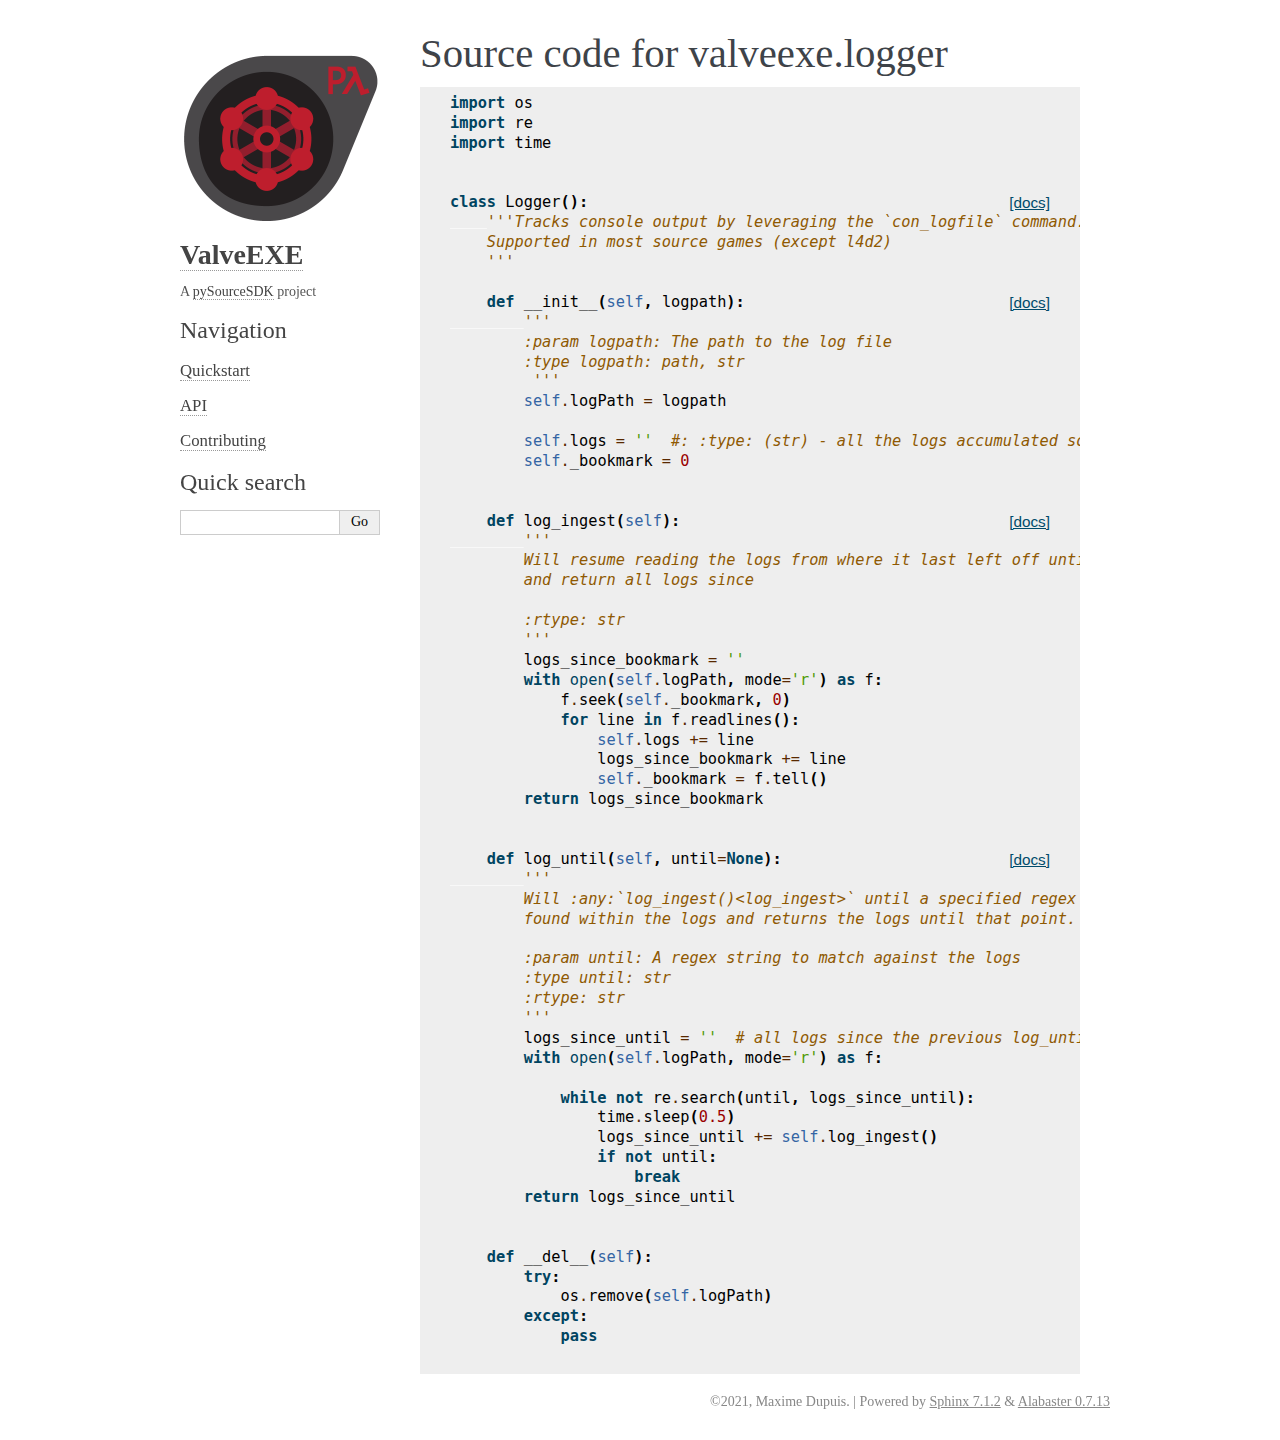
<file: _modules/valveexe/logger.html>
<!DOCTYPE html>

<html lang="en">
  <head>
    <meta charset="utf-8" />
    <meta name="viewport" content="width=device-width, initial-scale=1.0" />
    <title>valveexe.logger &#8212; ValveEXE 1.1.0 documentation</title>
    <link rel="stylesheet" type="text/css" href="../../_static/pygments.css?v=b3523f8e" />
    <link rel="stylesheet" type="text/css" href="../../_static/alabaster.css?v=039e1c02" />
    <link rel="stylesheet" type="text/css" href="../../_static/style.css?v=a0f8683c" />
    <script data-url_root="../../" id="documentation_options" src="../../_static/documentation_options.js?v=def9ab29"></script>
    <script src="../../_static/doctools.js?v=888ff710"></script>
    <script src="../../_static/sphinx_highlight.js?v=4825356b"></script>
    <link rel="icon" href="../../_static/favicon.ico"/>
    <link rel="index" title="Index" href="../../genindex.html" />
    <link rel="search" title="Search" href="../../search.html" />
   
  <link rel="stylesheet" href="../../_static/custom.css" type="text/css" />
  
  
  <meta name="viewport" content="width=device-width, initial-scale=0.9, maximum-scale=0.9" />

  </head><body>
  

    <div class="document">
      <div class="documentwrapper">
        <div class="bodywrapper">
          

          <div class="body" role="main">
            
  <h1>Source code for valveexe.logger</h1><div class="highlight"><pre>
<span></span><span class="kn">import</span> <span class="nn">os</span>
<span class="kn">import</span> <span class="nn">re</span>
<span class="kn">import</span> <span class="nn">time</span>


<div class="viewcode-block" id="Logger"><a class="viewcode-back" href="../../api/logger.html#valveexe.Logger">[docs]</a><span class="k">class</span> <span class="nc">Logger</span><span class="p">():</span>
<span class="w">    </span><span class="sd">&#39;&#39;&#39;Tracks console output by leveraging the `con_logfile` command.</span>
<span class="sd">    Supported in most source games (except l4d2)</span>
<span class="sd">    &#39;&#39;&#39;</span>

<div class="viewcode-block" id="Logger.__init__"><a class="viewcode-back" href="../../api/logger.html#valveexe.Logger.__init__">[docs]</a>    <span class="k">def</span> <span class="fm">__init__</span><span class="p">(</span><span class="bp">self</span><span class="p">,</span> <span class="n">logpath</span><span class="p">):</span>
<span class="w">        </span><span class="sd">&#39;&#39;&#39;</span>
<span class="sd">        :param logpath: The path to the log file</span>
<span class="sd">        :type logpath: path, str</span>
<span class="sd">         &#39;&#39;&#39;</span>
        <span class="bp">self</span><span class="o">.</span><span class="n">logPath</span> <span class="o">=</span> <span class="n">logpath</span>

        <span class="bp">self</span><span class="o">.</span><span class="n">logs</span> <span class="o">=</span> <span class="s1">&#39;&#39;</span>  <span class="c1">#: :type: (str) - all the logs accumulated so far</span>
        <span class="bp">self</span><span class="o">.</span><span class="n">_bookmark</span> <span class="o">=</span> <span class="mi">0</span></div>

<div class="viewcode-block" id="Logger.log_ingest"><a class="viewcode-back" href="../../api/logger.html#valveexe.Logger.log_ingest">[docs]</a>    <span class="k">def</span> <span class="nf">log_ingest</span><span class="p">(</span><span class="bp">self</span><span class="p">):</span>
<span class="w">        </span><span class="sd">&#39;&#39;&#39;</span>
<span class="sd">        Will resume reading the logs from where it last left off until the end</span>
<span class="sd">        and return all logs since</span>

<span class="sd">        :rtype: str</span>
<span class="sd">        &#39;&#39;&#39;</span>
        <span class="n">logs_since_bookmark</span> <span class="o">=</span> <span class="s1">&#39;&#39;</span>
        <span class="k">with</span> <span class="nb">open</span><span class="p">(</span><span class="bp">self</span><span class="o">.</span><span class="n">logPath</span><span class="p">,</span> <span class="n">mode</span><span class="o">=</span><span class="s1">&#39;r&#39;</span><span class="p">)</span> <span class="k">as</span> <span class="n">f</span><span class="p">:</span>
            <span class="n">f</span><span class="o">.</span><span class="n">seek</span><span class="p">(</span><span class="bp">self</span><span class="o">.</span><span class="n">_bookmark</span><span class="p">,</span> <span class="mi">0</span><span class="p">)</span>
            <span class="k">for</span> <span class="n">line</span> <span class="ow">in</span> <span class="n">f</span><span class="o">.</span><span class="n">readlines</span><span class="p">():</span>
                <span class="bp">self</span><span class="o">.</span><span class="n">logs</span> <span class="o">+=</span> <span class="n">line</span>
                <span class="n">logs_since_bookmark</span> <span class="o">+=</span> <span class="n">line</span>
                <span class="bp">self</span><span class="o">.</span><span class="n">_bookmark</span> <span class="o">=</span> <span class="n">f</span><span class="o">.</span><span class="n">tell</span><span class="p">()</span>
        <span class="k">return</span> <span class="n">logs_since_bookmark</span></div>

<div class="viewcode-block" id="Logger.log_until"><a class="viewcode-back" href="../../api/logger.html#valveexe.Logger.log_until">[docs]</a>    <span class="k">def</span> <span class="nf">log_until</span><span class="p">(</span><span class="bp">self</span><span class="p">,</span> <span class="n">until</span><span class="o">=</span><span class="kc">None</span><span class="p">):</span>
<span class="w">        </span><span class="sd">&#39;&#39;&#39;</span>
<span class="sd">        Will :any:`log_ingest()&lt;log_ingest&gt;` until a specified regex is</span>
<span class="sd">        found within the logs and returns the logs until that point.</span>

<span class="sd">        :param until: A regex string to match against the logs</span>
<span class="sd">        :type until: str</span>
<span class="sd">        :rtype: str</span>
<span class="sd">        &#39;&#39;&#39;</span>
        <span class="n">logs_since_until</span> <span class="o">=</span> <span class="s1">&#39;&#39;</span>  <span class="c1"># all logs since the previous log_until()</span>
        <span class="k">with</span> <span class="nb">open</span><span class="p">(</span><span class="bp">self</span><span class="o">.</span><span class="n">logPath</span><span class="p">,</span> <span class="n">mode</span><span class="o">=</span><span class="s1">&#39;r&#39;</span><span class="p">)</span> <span class="k">as</span> <span class="n">f</span><span class="p">:</span>

            <span class="k">while</span> <span class="ow">not</span> <span class="n">re</span><span class="o">.</span><span class="n">search</span><span class="p">(</span><span class="n">until</span><span class="p">,</span> <span class="n">logs_since_until</span><span class="p">):</span>
                <span class="n">time</span><span class="o">.</span><span class="n">sleep</span><span class="p">(</span><span class="mf">0.5</span><span class="p">)</span>
                <span class="n">logs_since_until</span> <span class="o">+=</span> <span class="bp">self</span><span class="o">.</span><span class="n">log_ingest</span><span class="p">()</span>
                <span class="k">if</span> <span class="ow">not</span> <span class="n">until</span><span class="p">:</span>
                    <span class="k">break</span>
        <span class="k">return</span> <span class="n">logs_since_until</span></div>

    <span class="k">def</span> <span class="fm">__del__</span><span class="p">(</span><span class="bp">self</span><span class="p">):</span>
        <span class="k">try</span><span class="p">:</span>
            <span class="n">os</span><span class="o">.</span><span class="n">remove</span><span class="p">(</span><span class="bp">self</span><span class="o">.</span><span class="n">logPath</span><span class="p">)</span>
        <span class="k">except</span><span class="p">:</span>
            <span class="k">pass</span></div>
</pre></div>

          </div>
          
        </div>
      </div>
      <div class="sphinxsidebar" role="navigation" aria-label="main navigation">
        <div class="sphinxsidebarwrapper">
            <p class="logo"><a href="../../index.html">
              <img class="logo" src="../../_static/pysourcesdk_exe.png" alt="Logo"/>
            </a></p>
<h1 class="logo"><a href="../../index.html">ValveEXE</a></h1>



<p class="blurb">A <a href="https://pysourcesdk.github.io/hub/">pySourceSDK</a> project</p>






<h3>Navigation</h3>
<ul>
<li class="toctree-l1"><a class="reference internal" href="../../quickstart.html">Quickstart</a></li>
</ul>
<ul>
<li class="toctree-l1"><a class="reference internal" href="../../api_ref.html">API</a></li>
</ul>
<ul>
<li class="toctree-l1"><a class="reference internal" href="../../contributing.html">Contributing</a></li>
</ul>

<div class="relations">
<h3>Related Topics</h3>
<ul>
  <li><a href="../../index.html">Documentation overview</a><ul>
  <li><a href="../index.html">Module code</a><ul>
  </ul></li>
  </ul></li>
</ul>
</div>
<div id="searchbox" style="display: none" role="search">
  <h3 id="searchlabel">Quick search</h3>
    <div class="searchformwrapper">
    <form class="search" action="../../search.html" method="get">
      <input type="text" name="q" aria-labelledby="searchlabel" autocomplete="off" autocorrect="off" autocapitalize="off" spellcheck="false"/>
      <input type="submit" value="Go" />
    </form>
    </div>
</div>
<script>document.getElementById('searchbox').style.display = "block"</script>








        </div>
      </div>
      <div class="clearer"></div>
    </div>
    <div class="footer">
      &copy;2021, Maxime Dupuis.
      
      |
      Powered by <a href="http://sphinx-doc.org/">Sphinx 7.1.2</a>
      &amp; <a href="https://github.com/bitprophet/alabaster">Alabaster 0.7.13</a>
      
    </div>

    

    
  </body>
</html>
</file>
<file: _static/pygments.css>
pre { line-height: 125%; }
td.linenos .normal { color: inherit; background-color: transparent; padding-left: 5px; padding-right: 5px; }
span.linenos { color: inherit; background-color: transparent; padding-left: 5px; padding-right: 5px; }
td.linenos .special { color: #000000; background-color: #ffffc0; padding-left: 5px; padding-right: 5px; }
span.linenos.special { color: #000000; background-color: #ffffc0; padding-left: 5px; padding-right: 5px; }
.highlight .hll { background-color: #ffffcc }
.highlight { background: #f8f8f8; }
.highlight .c { color: #8f5902; font-style: italic } /* Comment */
.highlight .err { color: #a40000; border: 1px solid #ef2929 } /* Error */
.highlight .g { color: #000000 } /* Generic */
.highlight .k { color: #004461; font-weight: bold } /* Keyword */
.highlight .l { color: #000000 } /* Literal */
.highlight .n { color: #000000 } /* Name */
.highlight .o { color: #582800 } /* Operator */
.highlight .x { color: #000000 } /* Other */
.highlight .p { color: #000000; font-weight: bold } /* Punctuation */
.highlight .ch { color: #8f5902; font-style: italic } /* Comment.Hashbang */
.highlight .cm { color: #8f5902; font-style: italic } /* Comment.Multiline */
.highlight .cp { color: #8f5902 } /* Comment.Preproc */
.highlight .cpf { color: #8f5902; font-style: italic } /* Comment.PreprocFile */
.highlight .c1 { color: #8f5902; font-style: italic } /* Comment.Single */
.highlight .cs { color: #8f5902; font-style: italic } /* Comment.Special */
.highlight .gd { color: #a40000 } /* Generic.Deleted */
.highlight .ge { color: #000000; font-style: italic } /* Generic.Emph */
.highlight .gr { color: #ef2929 } /* Generic.Error */
.highlight .gh { color: #000080; font-weight: bold } /* Generic.Heading */
.highlight .gi { color: #00A000 } /* Generic.Inserted */
.highlight .go { color: #888888 } /* Generic.Output */
.highlight .gp { color: #745334 } /* Generic.Prompt */
.highlight .gs { color: #000000; font-weight: bold } /* Generic.Strong */
.highlight .gu { color: #800080; font-weight: bold } /* Generic.Subheading */
.highlight .gt { color: #a40000; font-weight: bold } /* Generic.Traceback */
.highlight .kc { color: #004461; font-weight: bold } /* Keyword.Constant */
.highlight .kd { color: #004461; font-weight: bold } /* Keyword.Declaration */
.highlight .kn { color: #004461; font-weight: bold } /* Keyword.Namespace */
.highlight .kp { color: #004461; font-weight: bold } /* Keyword.Pseudo */
.highlight .kr { color: #004461; font-weight: bold } /* Keyword.Reserved */
.highlight .kt { color: #004461; font-weight: bold } /* Keyword.Type */
.highlight .ld { color: #000000 } /* Literal.Date */
.highlight .m { color: #990000 } /* Literal.Number */
.highlight .s { color: #4e9a06 } /* Literal.String */
.highlight .na { color: #c4a000 } /* Name.Attribute */
.highlight .nb { color: #004461 } /* Name.Builtin */
.highlight .nc { color: #000000 } /* Name.Class */
.highlight .no { color: #000000 } /* Name.Constant */
.highlight .nd { color: #888888 } /* Name.Decorator */
.highlight .ni { color: #ce5c00 } /* Name.Entity */
.highlight .ne { color: #cc0000; font-weight: bold } /* Name.Exception */
.highlight .nf { color: #000000 } /* Name.Function */
.highlight .nl { color: #f57900 } /* Name.Label */
.highlight .nn { color: #000000 } /* Name.Namespace */
.highlight .nx { color: #000000 } /* Name.Other */
.highlight .py { color: #000000 } /* Name.Property */
.highlight .nt { color: #004461; font-weight: bold } /* Name.Tag */
.highlight .nv { color: #000000 } /* Name.Variable */
.highlight .ow { color: #004461; font-weight: bold } /* Operator.Word */
.highlight .pm { color: #000000; font-weight: bold } /* Punctuation.Marker */
.highlight .w { color: #f8f8f8; text-decoration: underline } /* Text.Whitespace */
.highlight .mb { color: #990000 } /* Literal.Number.Bin */
.highlight .mf { color: #990000 } /* Literal.Number.Float */
.highlight .mh { color: #990000 } /* Literal.Number.Hex */
.highlight .mi { color: #990000 } /* Literal.Number.Integer */
.highlight .mo { color: #990000 } /* Literal.Number.Oct */
.highlight .sa { color: #4e9a06 } /* Literal.String.Affix */
.highlight .sb { color: #4e9a06 } /* Literal.String.Backtick */
.highlight .sc { color: #4e9a06 } /* Literal.String.Char */
.highlight .dl { color: #4e9a06 } /* Literal.String.Delimiter */
.highlight .sd { color: #8f5902; font-style: italic } /* Literal.String.Doc */
.highlight .s2 { color: #4e9a06 } /* Literal.String.Double */
.highlight .se { color: #4e9a06 } /* Literal.String.Escape */
.highlight .sh { color: #4e9a06 } /* Literal.String.Heredoc */
.highlight .si { color: #4e9a06 } /* Literal.String.Interpol */
.highlight .sx { color: #4e9a06 } /* Literal.String.Other */
.highlight .sr { color: #4e9a06 } /* Literal.String.Regex */
.highlight .s1 { color: #4e9a06 } /* Literal.String.Single */
.highlight .ss { color: #4e9a06 } /* Literal.String.Symbol */
.highlight .bp { color: #3465a4 } /* Name.Builtin.Pseudo */
.highlight .fm { color: #000000 } /* Name.Function.Magic */
.highlight .vc { color: #000000 } /* Name.Variable.Class */
.highlight .vg { color: #000000 } /* Name.Variable.Global */
.highlight .vi { color: #000000 } /* Name.Variable.Instance */
.highlight .vm { color: #000000 } /* Name.Variable.Magic */
.highlight .il { color: #990000 } /* Literal.Number.Integer.Long */
</file>
<file: _static/alabaster.css>
@import url("basic.css");

/* -- page layout ----------------------------------------------------------- */

body {
    font-family: Georgia, serif;
    font-size: 17px;
    background-color: #fff;
    color: #000;
    margin: 0;
    padding: 0;
}


div.document {
    width: 940px;
    margin: 30px auto 0 auto;
}

div.documentwrapper {
    float: left;
    width: 100%;
}

div.bodywrapper {
    margin: 0 0 0 220px;
}

div.sphinxsidebar {
    width: 220px;
    font-size: 14px;
    line-height: 1.5;
}

hr {
    border: 1px solid #B1B4B6;
}

div.body {
    background-color: #fff;
    color: #3E4349;
    padding: 0 30px 0 30px;
}

div.body > .section {
    text-align: left;
}

div.footer {
    width: 940px;
    margin: 20px auto 30px auto;
    font-size: 14px;
    color: #888;
    text-align: right;
}

div.footer a {
    color: #888;
}

p.caption {
    font-family: inherit;
    font-size: inherit;
}


div.relations {
    display: none;
}


div.sphinxsidebar a {
    color: #444;
    text-decoration: none;
    border-bottom: 1px dotted #999;
}

div.sphinxsidebar a:hover {
    border-bottom: 1px solid #999;
}

div.sphinxsidebarwrapper {
    padding: 18px 10px;
}

div.sphinxsidebarwrapper p.logo {
    padding: 0;
    margin: -10px 0 0 0px;
    text-align: center;
}

div.sphinxsidebarwrapper h1.logo {
    margin-top: -10px;
    text-align: center;
    margin-bottom: 5px;
    text-align: left;
}

div.sphinxsidebarwrapper h1.logo-name {
    margin-top: 0px;
}

div.sphinxsidebarwrapper p.blurb {
    margin-top: 0;
    font-style: normal;
}

div.sphinxsidebar h3,
div.sphinxsidebar h4 {
    font-family: Georgia, serif;
    color: #444;
    font-size: 24px;
    font-weight: normal;
    margin: 0 0 5px 0;
    padding: 0;
}

div.sphinxsidebar h4 {
    font-size: 20px;
}

div.sphinxsidebar h3 a {
    color: #444;
}

div.sphinxsidebar p.logo a,
div.sphinxsidebar h3 a,
div.sphinxsidebar p.logo a:hover,
div.sphinxsidebar h3 a:hover {
    border: none;
}

div.sphinxsidebar p {
    color: #555;
    margin: 10px 0;
}

div.sphinxsidebar ul {
    margin: 10px 0;
    padding: 0;
    color: #000;
}

div.sphinxsidebar ul li.toctree-l1 > a {
    font-size: 120%;
}

div.sphinxsidebar ul li.toctree-l2 > a {
    font-size: 110%;
}

div.sphinxsidebar input {
    border: 1px solid #CCC;
    font-family: Georgia, serif;
    font-size: 1em;
}

div.sphinxsidebar hr {
    border: none;
    height: 1px;
    color: #AAA;
    background: #AAA;

    text-align: left;
    margin-left: 0;
    width: 50%;
}

div.sphinxsidebar .badge {
    border-bottom: none;
}

div.sphinxsidebar .badge:hover {
    border-bottom: none;
}

/* To address an issue with donation coming after search */
div.sphinxsidebar h3.donation {
    margin-top: 10px;
}

/* -- body styles ----------------------------------------------------------- */

a {
    color: #004B6B;
    text-decoration: underline;
}

a:hover {
    color: #6D4100;
    text-decoration: underline;
}

div.body h1,
div.body h2,
div.body h3,
div.body h4,
div.body h5,
div.body h6 {
    font-family: Georgia, serif;
    font-weight: normal;
    margin: 30px 0px 10px 0px;
    padding: 0;
}

div.body h1 { margin-top: 0; padding-top: 0; font-size: 240%; }
div.body h2 { font-size: 180%; }
div.body h3 { font-size: 150%; }
div.body h4 { font-size: 130%; }
div.body h5 { font-size: 100%; }
div.body h6 { font-size: 100%; }

a.headerlink {
    color: #DDD;
    padding: 0 4px;
    text-decoration: none;
}

a.headerlink:hover {
    color: #444;
    background: #EAEAEA;
}

div.body p, div.body dd, div.body li {
    line-height: 1.4em;
}

div.admonition {
    margin: 20px 0px;
    padding: 10px 30px;
    background-color: #EEE;
    border: 1px solid #CCC;
}

div.admonition tt.xref, div.admonition code.xref, div.admonition a tt {
    background-color: #FBFBFB;
    border-bottom: 1px solid #fafafa;
}

div.admonition p.admonition-title {
    font-family: Georgia, serif;
    font-weight: normal;
    font-size: 24px;
    margin: 0 0 10px 0;
    padding: 0;
    line-height: 1;
}

div.admonition p.last {
    margin-bottom: 0;
}

div.highlight {
    background-color: #fff;
}

dt:target, .highlight {
    background: #FAF3E8;
}

div.warning {
    background-color: #FCC;
    border: 1px solid #FAA;
}

div.danger {
    background-color: #FCC;
    border: 1px solid #FAA;
    -moz-box-shadow: 2px 2px 4px #D52C2C;
    -webkit-box-shadow: 2px 2px 4px #D52C2C;
    box-shadow: 2px 2px 4px #D52C2C;
}

div.error {
    background-color: #FCC;
    border: 1px solid #FAA;
    -moz-box-shadow: 2px 2px 4px #D52C2C;
    -webkit-box-shadow: 2px 2px 4px #D52C2C;
    box-shadow: 2px 2px 4px #D52C2C;
}

div.caution {
    background-color: #FCC;
    border: 1px solid #FAA;
}

div.attention {
    background-color: #FCC;
    border: 1px solid #FAA;
}

div.important {
    background-color: #EEE;
    border: 1px solid #CCC;
}

div.note {
    background-color: #EEE;
    border: 1px solid #CCC;
}

div.tip {
    background-color: #EEE;
    border: 1px solid #CCC;
}

div.hint {
    background-color: #EEE;
    border: 1px solid #CCC;
}

div.seealso {
    background-color: #EEE;
    border: 1px solid #CCC;
}

div.topic {
    background-color: #EEE;
}

p.admonition-title {
    display: inline;
}

p.admonition-title:after {
    content: ":";
}

pre, tt, code {
    font-family: 'Consolas', 'Menlo', 'DejaVu Sans Mono', 'Bitstream Vera Sans Mono', monospace;
    font-size: 0.9em;
}

.hll {
    background-color: #FFC;
    margin: 0 -12px;
    padding: 0 12px;
    display: block;
}

img.screenshot {
}

tt.descname, tt.descclassname, code.descname, code.descclassname {
    font-size: 0.95em;
}

tt.descname, code.descname {
    padding-right: 0.08em;
}

img.screenshot {
    -moz-box-shadow: 2px 2px 4px #EEE;
    -webkit-box-shadow: 2px 2px 4px #EEE;
    box-shadow: 2px 2px 4px #EEE;
}

table.docutils {
    border: 1px solid #888;
    -moz-box-shadow: 2px 2px 4px #EEE;
    -webkit-box-shadow: 2px 2px 4px #EEE;
    box-shadow: 2px 2px 4px #EEE;
}

table.docutils td, table.docutils th {
    border: 1px solid #888;
    padding: 0.25em 0.7em;
}

table.field-list, table.footnote {
    border: none;
    -moz-box-shadow: none;
    -webkit-box-shadow: none;
    box-shadow: none;
}

table.footnote {
    margin: 15px 0;
    width: 100%;
    border: 1px solid #EEE;
    background: #FDFDFD;
    font-size: 0.9em;
}

table.footnote + table.footnote {
    margin-top: -15px;
    border-top: none;
}

table.field-list th {
    padding: 0 0.8em 0 0;
}

table.field-list td {
    padding: 0;
}

table.field-list p {
    margin-bottom: 0.8em;
}

/* Cloned from
 * https://github.com/sphinx-doc/sphinx/commit/ef60dbfce09286b20b7385333d63a60321784e68
 */
.field-name {
    -moz-hyphens: manual;
    -ms-hyphens: manual;
    -webkit-hyphens: manual;
    hyphens: manual;
}

table.footnote td.label {
    width: .1px;
    padding: 0.3em 0 0.3em 0.5em;
}

table.footnote td {
    padding: 0.3em 0.5em;
}

dl {
    margin-left: 0;
    margin-right: 0;
    margin-top: 0;
    padding: 0;
}

dl dd {
    margin-left: 30px;
}

blockquote {
    margin: 0 0 0 30px;
    padding: 0;
}

ul, ol {
    /* Matches the 30px from the narrow-screen "li > ul" selector below */
    margin: 10px 0 10px 30px;
    padding: 0;
}

pre {
    background: #EEE;
    padding: 7px 30px;
    margin: 15px 0px;
    line-height: 1.3em;
}

div.viewcode-block:target {
    background: #ffd;
}

dl pre, blockquote pre, li pre {
    margin-left: 0;
    padding-left: 30px;
}

tt, code {
    background-color: #ecf0f3;
    color: #222;
    /* padding: 1px 2px; */
}

tt.xref, code.xref, a tt {
    background-color: #FBFBFB;
    border-bottom: 1px solid #fff;
}

a.reference {
    text-decoration: none;
    border-bottom: 1px dotted #004B6B;
}

/* Don't put an underline on images */
a.image-reference, a.image-reference:hover {
    border-bottom: none;
}

a.reference:hover {
    border-bottom: 1px solid #6D4100;
}

a.footnote-reference {
    text-decoration: none;
    font-size: 0.7em;
    vertical-align: top;
    border-bottom: 1px dotted #004B6B;
}

a.footnote-reference:hover {
    border-bottom: 1px solid #6D4100;
}

a:hover tt, a:hover code {
    background: #EEE;
}


@media screen and (max-width: 870px) {

    div.sphinxsidebar {
    	display: none;
    }

    div.document {
       width: 100%;

    }

    div.documentwrapper {
    	margin-left: 0;
    	margin-top: 0;
    	margin-right: 0;
    	margin-bottom: 0;
    }

    div.bodywrapper {
    	margin-top: 0;
    	margin-right: 0;
    	margin-bottom: 0;
    	margin-left: 0;
    }

    ul {
    	margin-left: 0;
    }

	li > ul {
        /* Matches the 30px from the "ul, ol" selector above */
		margin-left: 30px;
	}

    .document {
    	width: auto;
    }

    .footer {
    	width: auto;
    }

    .bodywrapper {
    	margin: 0;
    }

    .footer {
    	width: auto;
    }

    .github {
        display: none;
    }



}



@media screen and (max-width: 875px) {

    body {
        margin: 0;
        padding: 20px 30px;
    }

    div.documentwrapper {
        float: none;
        background: #fff;
    }

    div.sphinxsidebar {
        display: block;
        float: none;
        width: 102.5%;
        margin: 50px -30px -20px -30px;
        padding: 10px 20px;
        background: #333;
        color: #FFF;
    }

    div.sphinxsidebar h3, div.sphinxsidebar h4, div.sphinxsidebar p,
    div.sphinxsidebar h3 a {
        color: #fff;
    }

    div.sphinxsidebar a {
        color: #AAA;
    }

    div.sphinxsidebar p.logo {
        display: none;
    }

    div.document {
        width: 100%;
        margin: 0;
    }

    div.footer {
        display: none;
    }

    div.bodywrapper {
        margin: 0;
    }

    div.body {
        min-height: 0;
        padding: 0;
    }

    .rtd_doc_footer {
        display: none;
    }

    .document {
        width: auto;
    }

    .footer {
        width: auto;
    }

    .footer {
        width: auto;
    }

    .github {
        display: none;
    }
}


/* misc. */

.revsys-inline {
    display: none!important;
}

/* Make nested-list/multi-paragraph items look better in Releases changelog
 * pages. Without this, docutils' magical list fuckery causes inconsistent
 * formatting between different release sub-lists.
 */
div#changelog > div.section > ul > li > p:only-child {
    margin-bottom: 0;
}

/* Hide fugly table cell borders in ..bibliography:: directive output */
table.docutils.citation, table.docutils.citation td, table.docutils.citation th {
  border: none;
  /* Below needed in some edge cases; if not applied, bottom shadows appear */
  -moz-box-shadow: none;
  -webkit-box-shadow: none;
  box-shadow: none;
}


/* relbar */

.related {
    line-height: 30px;
    width: 100%;
    font-size: 0.9rem;
}

.related.top {
    border-bottom: 1px solid #EEE;
    margin-bottom: 20px;
}

.related.bottom {
    border-top: 1px solid #EEE;
}

.related ul {
    padding: 0;
    margin: 0;
    list-style: none;
}

.related li {
    display: inline;
}

nav#rellinks {
    float: right;
}

nav#rellinks li+li:before {
    content: "|";
}

nav#breadcrumbs li+li:before {
    content: "\00BB";
}

/* Hide certain items when printing */
@media print {
    div.related {
        display: none;
    }
}
</file>
<file: _static/style.css>
section dl.py.attribute ~ dl.py {
    margin-top: 10px;
}
section dl.py.class ~ dl.py {
    margin-top: 30px;
}
section dl.py.method,
section dl.py:last-child {
    margin-bottom: 15px;
}
</file>
<file: _static/custom.css>
/* This file intentionally left blank. */
</file>
